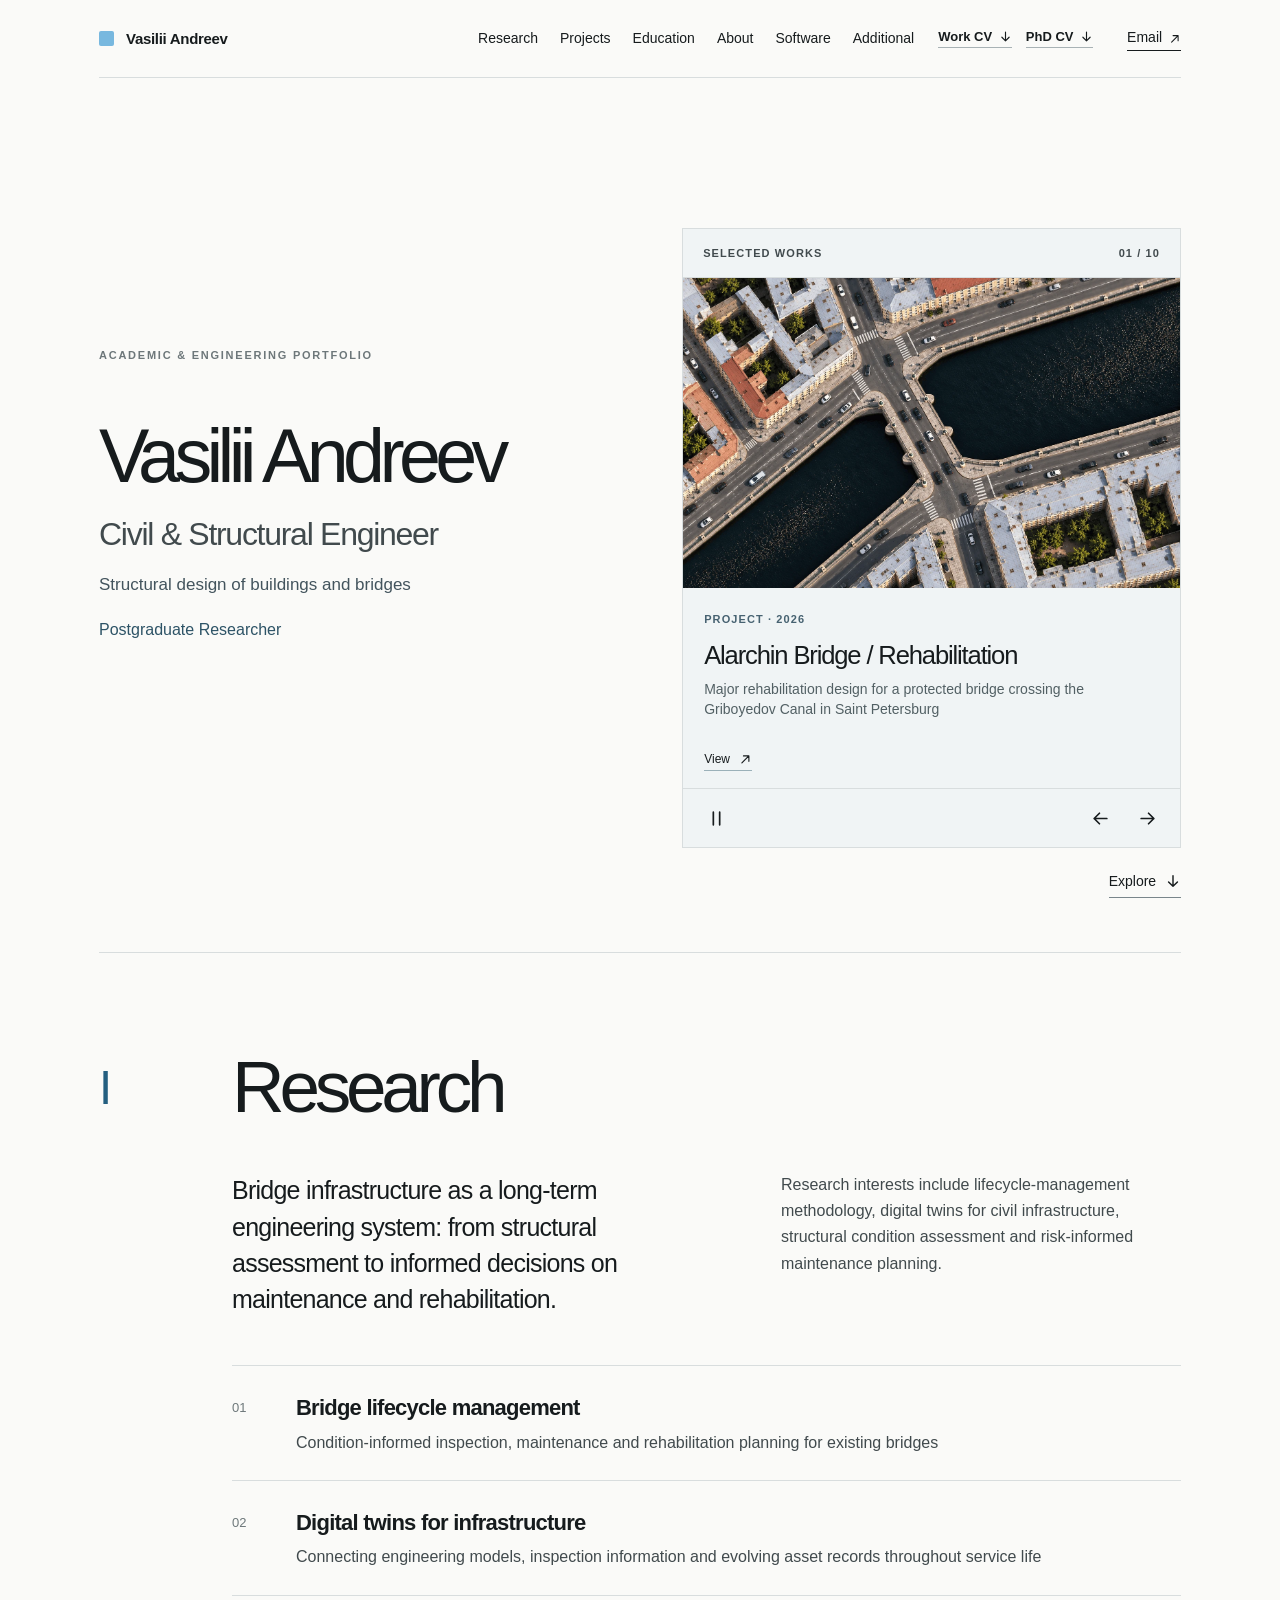
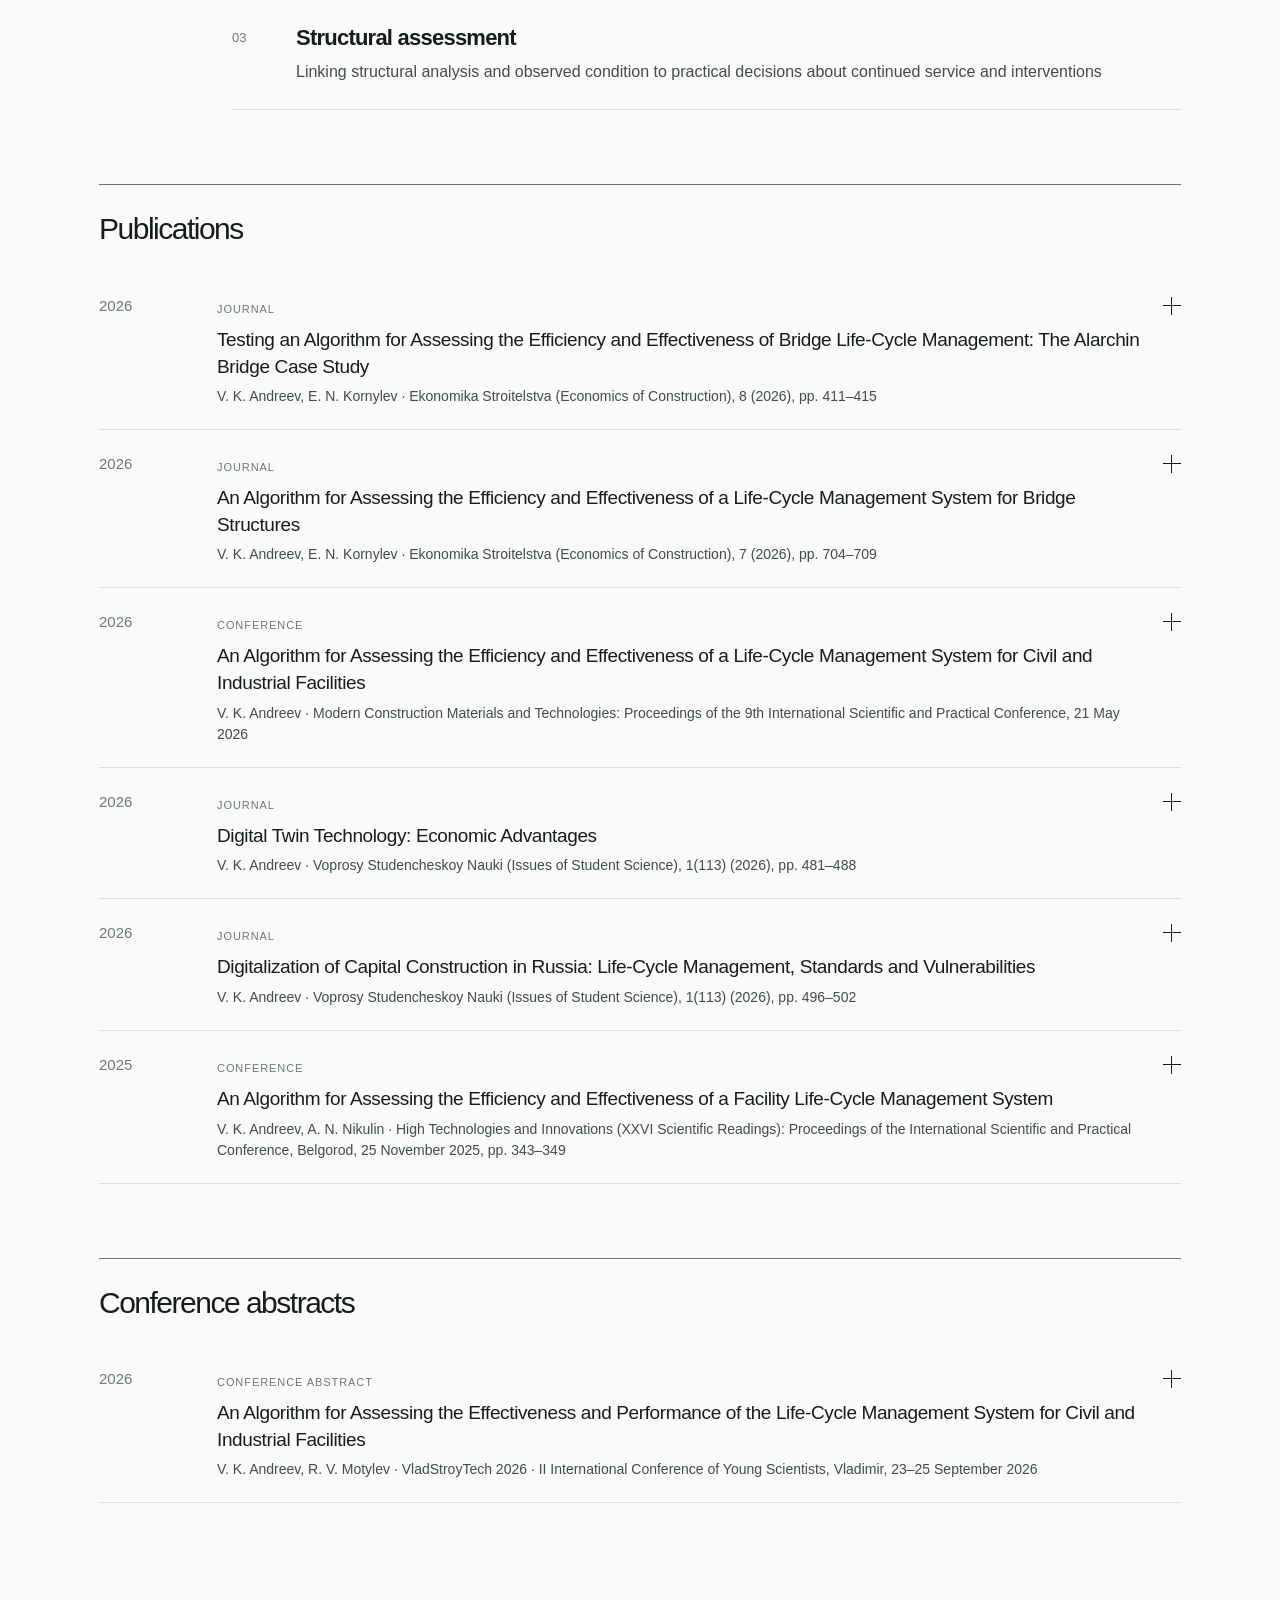
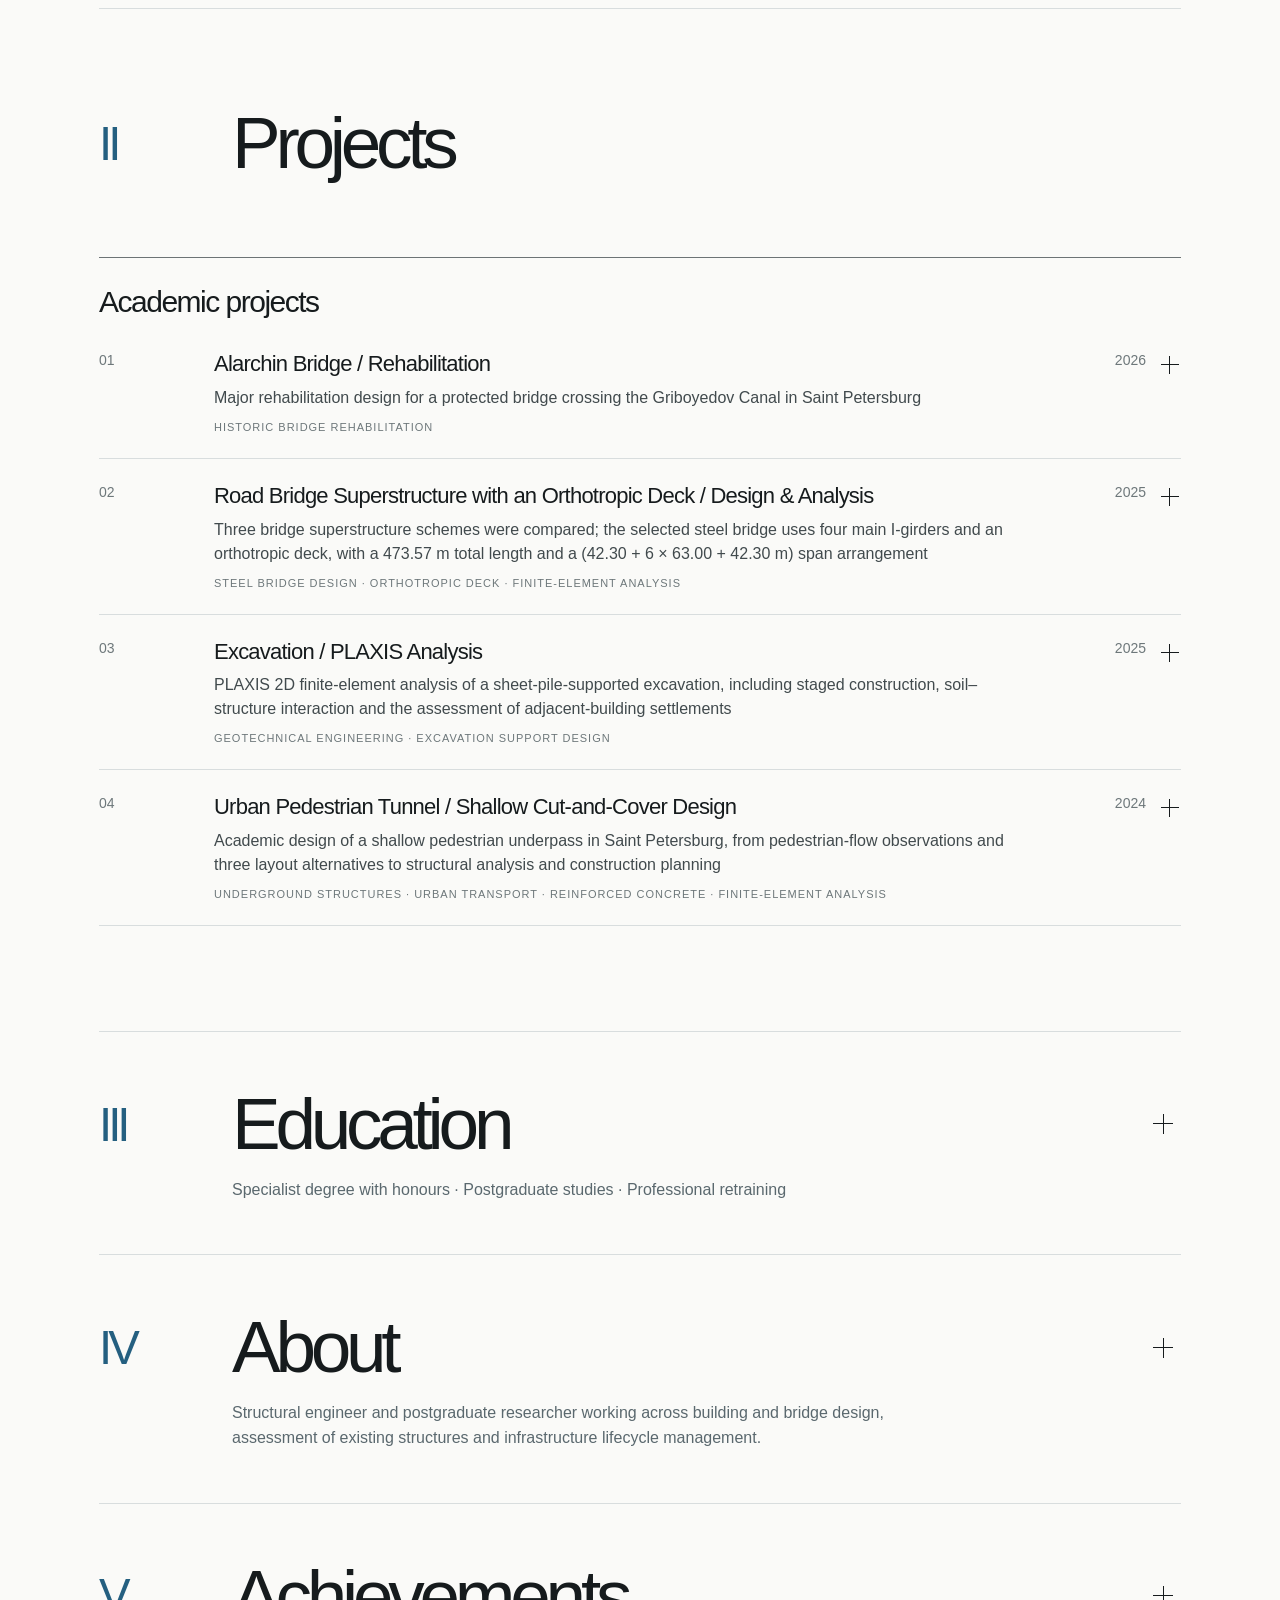
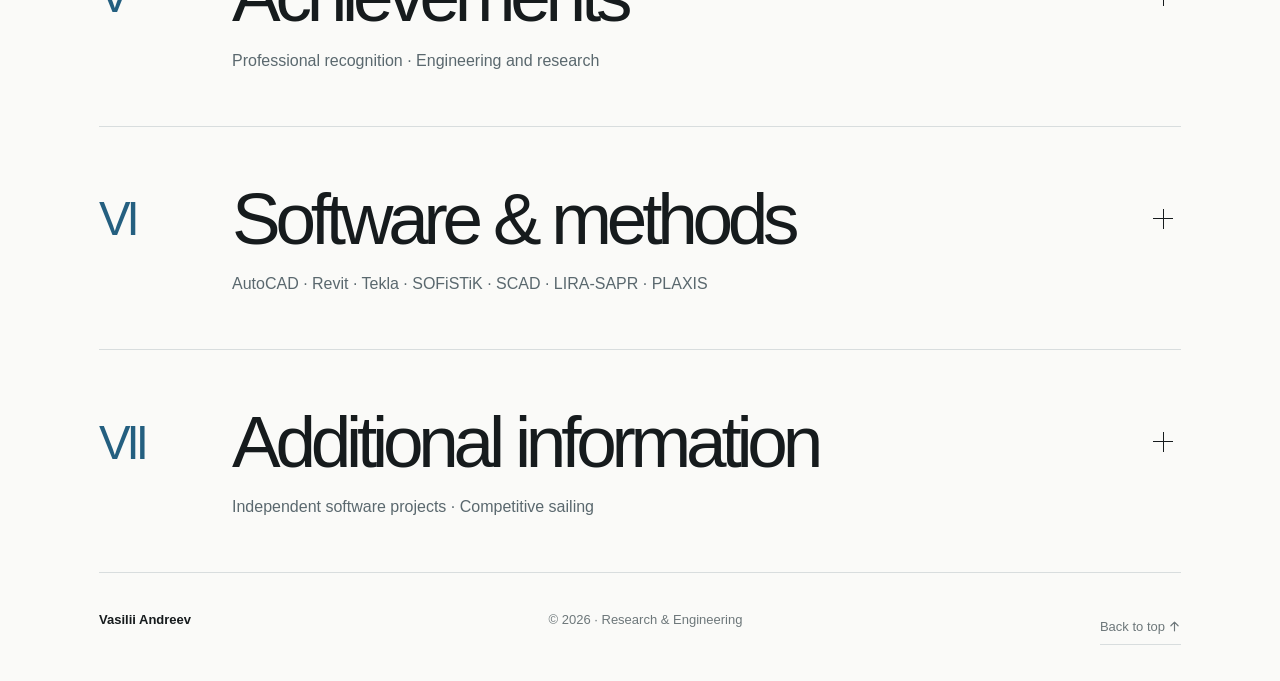
<file: index.html>
<!doctype html>
<html lang="en">
<head>
<meta charset="utf-8">
<meta name="viewport" content="width=device-width,initial-scale=1">
<meta name="theme-color" content="#fafaf8">
<meta name="description" content="Vasilii Andreev — Civil and Structural Engineer and postgraduate researcher. Bridge engineering, infrastructure lifecycle management, research publications and selected technical projects.">
<title>Vasilii Andreev — Research &amp; Engineering</title>
<link rel="icon" href="assets/favicon-blue-v4.svg?v=5" type="image/svg+xml" sizes="any">
<link rel="stylesheet" href="assets/portfolio-v5.css?v=20261128-tunnel-case2">
<script src="assets/portfolio-v5.js?v=20261128-tunnel-case2" defer></script>
</head>
<body>
<a href="#app" class="skip-link">Skip to content</a>
<div class="page">
<header class="site-header" id="top">
<a class="brand" href="./" aria-label="Vasilii Andreev, home"><span class="brand-square" aria-hidden="true"></span><span class="brand-text"><span class="brand-name">Vasilii Andreev</span><span class="header-kicker" aria-label="Academic and Engineering Portfolio"><span class="header-kicker-full">ACADEMIC &amp; ENGINEERING PORTFOLIO</span><span class="header-kicker-mobile"><span>ACADEMIC &amp; ENGINEERING</span><span>PORTFOLIO</span></span></span></span></a>
<button type="button" class="nav-toggle" id="nav-toggle" aria-expanded="false" aria-label="Open navigation" aria-controls="site-nav"><span class="nav-toggle-label">Menu</span><span class="menu-glyph" aria-hidden="true"><span></span><span></span></span></button>
<nav class="nav" id="site-nav" aria-label="Main navigation">
<a href="#research">Research</a>
<a href="#projects">Projects</a>
<a href="#education">Education</a>
<a href="#about">About</a>
<a href="#software">Software</a>
<a href="#additional">Additional</a>
<div class="nav-cv-mobile"><a data-cv="work" href="media/docs/Vasilii_Andreev_Work_CV.pdf" download>Work CV <span aria-hidden="true"><svg class="ui-icon ui-icon-down" xmlns="http://www.w3.org/2000/svg" width="18" height="18" viewBox="0 0 18 18" fill="none" stroke="currentColor" stroke-width="1.6" stroke-linecap="round" stroke-linejoin="round" aria-hidden="true" focusable="false"><path d="M9 3v12m-5-5 5 5 5-5"/></svg></span></a><a data-cv="phd" href="media/docs/Vasilii_Andreev_PhD_CV.pdf" download>PhD CV <span aria-hidden="true"><svg class="ui-icon ui-icon-down" xmlns="http://www.w3.org/2000/svg" width="18" height="18" viewBox="0 0 18 18" fill="none" stroke="currentColor" stroke-width="1.6" stroke-linecap="round" stroke-linejoin="round" aria-hidden="true" focusable="false"><path d="M9 3v12m-5-5 5 5 5-5"/></svg></span></a></div><a class="nav-email-mobile" href="#contact">Email <span aria-hidden="true"><svg class="ui-icon ui-icon-external" xmlns="http://www.w3.org/2000/svg" width="18" height="18" viewBox="0 0 18 18" fill="none" stroke="currentColor" stroke-width="1.6" stroke-linecap="round" stroke-linejoin="round" aria-hidden="true" focusable="false"><path d="M5 14 14 5M7 5h7v7"/></svg></span></a>
</nav>
<div class="cv-actions" aria-label="Download curriculum vitae"><a data-cv="work" href="media/docs/Vasilii_Andreev_Work_CV.pdf" download="Vasilii_Andreev_Work_CV.pdf">Work CV <svg class="ui-icon ui-icon-down" xmlns="http://www.w3.org/2000/svg" width="18" height="18" viewBox="0 0 18 18" fill="none" stroke="currentColor" stroke-width="1.6" stroke-linecap="round" stroke-linejoin="round" aria-hidden="true" focusable="false"><path d="M9 3v12m-5-5 5 5 5-5"/></svg></a><a data-cv="phd" href="media/docs/Vasilii_Andreev_PhD_CV.pdf" download="Vasilii_Andreev_PhD_CV.pdf">PhD CV <svg class="ui-icon ui-icon-down" xmlns="http://www.w3.org/2000/svg" width="18" height="18" viewBox="0 0 18 18" fill="none" stroke="currentColor" stroke-width="1.6" stroke-linecap="round" stroke-linejoin="round" aria-hidden="true" focusable="false"><path d="M9 3v12m-5-5 5 5 5-5"/></svg></a></div>
<a class="nav-contact" id="header-contact" href="#contact">Email <svg class="ui-icon ui-icon-external" xmlns="http://www.w3.org/2000/svg" width="18" height="18" viewBox="0 0 18 18" fill="none" stroke="currentColor" stroke-width="1.6" stroke-linecap="round" stroke-linejoin="round" aria-hidden="true" focusable="false"><path d="M5 14 14 5M7 5h7v7"/></svg></a>
</header>
<main id="app"><p class="site-section">Loading portfolio…</p></main>
<footer class="site-footer"><strong>Vasilii Andreev</strong><span>© <span id="copyright-year">2026</span> · Research &amp; Engineering</span><a href="#top" data-back-to-top>Back to top <svg class="ui-icon ui-icon-up" xmlns="http://www.w3.org/2000/svg" width="18" height="18" viewBox="0 0 18 18" fill="none" stroke="currentColor" stroke-width="1.6" stroke-linecap="round" stroke-linejoin="round" aria-hidden="true" focusable="false"><path d="M9 15V3m-5 5 5-5 5 5"/></svg></a></footer>
</div>
</body>
</html>
</file>
<file: assets/portfolio-v5.css>
/* Portfolio v5: information-led Japanese minimalism */
:root{--paper:#fafaf8;--ink:#161b1d;--secondary:#414a4d;--muted:#6d777a;--line:#d8ddde;--accent:#277fae;--blue:#83c3e9;--soft:#f0f4f5;--main:1150px;--head:78px}
*{box-sizing:border-box}html{scroll-behavior:smooth;scroll-padding-top:100px}body{margin:0;background:var(--paper);color:var(--ink);font:17px/1.65 Inter,"Helvetica Neue",Arial,sans-serif;-webkit-font-smoothing:antialiased}
a{color:inherit;text-decoration:none}button{font:inherit;cursor:pointer}p,h1,h2,h3,h4{margin:0}
a:focus-visible,button:focus-visible,summary:focus-visible,.showcase-viewport:focus-visible{outline:3px solid var(--accent);outline-offset:3px}
img{max-width:100%;display:block}.page{max-width:var(--main);padding:0 34px;margin:0 auto;min-width:0}
.skip-link{position:absolute;left:10px;top:-100px;background:#fff;padding:10px;z-index:300}.skip-link:focus{top:10px}
.site-header{position:sticky;top:0;z-index:100;height:var(--head);display:flex;align-items:center;gap:20px;border-bottom:1px solid var(--line);background:rgba(250,250,248,.96);-webkit-backdrop-filter:blur(12px);backdrop-filter:blur(12px)}
.brand{display:flex;gap:12px;align-items:center;margin-right:auto;white-space:nowrap;font-size:15px;font-weight:650;letter-spacing:-.02em}
.brand-square{display:block;height:15px;width:15px;background:var(--blue);border-radius:2px}
.nav{display:flex;gap:22px;align-items:center;transition:opacity .25s}
.nav a,.nav-contact{font-size:14px;font-weight:500;white-space:nowrap}
.nav a:hover,.nav a[aria-current],.nav-contact:hover{color:var(--accent)}
.nav-contact{margin-left:14px;border-bottom:1px solid currentColor}
.nav-toggle{display:none}.text-link{font-size:14px;border-bottom:1px solid #79868b;padding-bottom:4px}
.site-footer{display:flex;justify-content:space-between;gap:16px;flex-wrap:wrap;padding:36px 0;color:var(--muted);font-size:13px}.site-footer strong{color:var(--ink);font-weight:600}.site-footer a{border-bottom:1px solid var(--line)}
.intro-section{padding:116px 0 54px;border-bottom:1px solid var(--line)}
.intro-grid{display:grid;grid-template-columns:minmax(0,1.02fr) minmax(0,.98fr);gap:clamp(36px,5vw,80px);align-items:center}
.intro-main{min-width:0;padding:30px 0 50px}
.intro-label{font-size:11px;letter-spacing:.16em;color:var(--muted);font-weight:650}
.intro-main h1{font-weight:460;letter-spacing:-.075em;line-height:1.06;font-size:clamp(58px,5.9vw,90px);margin:52px 0 18px}
.profession{font-size:clamp(22px,2.5vw,32px);letter-spacing:-.04em;line-height:1.28;color:var(--secondary)}
.research-status{font-size:15px;margin-top:27px;font-weight:520;display:flex;align-items:center;gap:12px;color:#395d73}
.status-line{width:18px;height:3px;background:var(--blue);display:inline-block}
.intro-foot{display:flex;justify-content:flex-end;gap:28px;align-items:center;margin-top:56px}.intro-spacer{flex:1}
.showcase{border:1px solid var(--line);background:#f0f4f5;min-height:504px;display:flex;flex-direction:column;min-width:0}
.showcase-top{display:flex;justify-content:space-between;gap:15px;padding:15px 20px;border-bottom:1px solid var(--line);font-size:11px;letter-spacing:.1em;color:var(--secondary);font-weight:650}
.showcase-counter{font-variant-numeric:tabular-nums}
.showcase-viewport{position:relative;flex:1;min-height:382px;touch-action:pan-y}
.showcase-slide{position:absolute;inset:0;display:flex;flex-direction:column;opacity:0;visibility:hidden;pointer-events:none;transition:opacity .3s}
.showcase-slide.is-current{opacity:1;visibility:visible;pointer-events:auto}
.showcase-image-region{position:relative;min-height:125px;flex:1;overflow:hidden;background:#eaf1f4}
.showcase-image{width:100%;height:100%;object-fit:cover}
.showcase-canvas{position:absolute;inset:0;display:flex;align-items:center;justify-content:center}
.canvas-project{background:#e7f0f3}
.canvas-publication{background:#f2f3ef}
.canvas-motif{width:50%;height:1px;background:#8da5ad;transform:rotate(-14deg);position:relative}
.canvas-motif:before{content:"";position:absolute;width:13px;height:13px;background:var(--blue);left:10%;bottom:-6px}
.canvas-publication .canvas-motif{height:1px;width:32%;background:#a3b0a9;transform:none}
.canvas-publication .canvas-motif:before{width:1px;height:65px;bottom:-32px;left:50%;background:#a3b0a9}
.showcase-slide-copy{padding:22px 21px 17px;min-height:200px;display:flex;flex-direction:column;align-items:flex-start}
.showcase-category{font-size:11px;font-weight:600;letter-spacing:.1em;color:#476271}
.showcase-slide-copy h3{font-size:clamp(19px,2vw,26px);font-weight:530;line-height:1.28;letter-spacing:-.045em;margin:11px 0 7px}
.showcase-slide-copy p{font-size:14px;line-height:1.45;color:#526064;max-height:3em;overflow:hidden}
.showcase-link{font-size:12px;margin-top:auto;border-bottom:1px solid #9bb1b9;padding-top:12px}
.showcase-link:hover{color:var(--accent)}
.showcase-controls{border-top:1px solid var(--line);display:flex;justify-content:space-between;gap:12px;padding:8px 12px}
.showcase-play,.showcase-prev,.showcase-next{min-height:42px;min-width:42px;border:1px solid transparent;background:transparent;font-size:19px;color:var(--ink)}
.showcase-buttons{display:flex;gap:5px}
.showcase-play:hover,.showcase-buttons button:hover{background:#dfebf0}
.site-section{padding:94px 0 105px;border-bottom:1px solid var(--line);scroll-margin-top:calc(var(--head) + 26px)}
.section-head{display:grid;grid-template-columns:115px 1fr;align-items:baseline;gap:18px;margin-bottom:45px}
.section-number{font-size:32px;font-weight:460;line-height:1;font-family:Georgia,"Times New Roman",serif;color:#657d88}
.section-head h2{font-size:clamp(42px,5.7vw,73px);font-weight:470;line-height:1.1;letter-spacing:-.072em}
.intro-two{display:grid;grid-template-columns:1.1fr .9fr;gap:60px;margin-left:133px;margin-bottom:48px}
.section-lead{font-size:clamp(19px,2.15vw,25px);line-height:1.45;letter-spacing:-.03em}
.section-note{font-size:16px;color:var(--secondary);line-height:1.63}
.topic-list{margin-left:133px;border-top:1px solid var(--line)}
.topic{display:grid;grid-template-columns:48px 1fr;gap:16px;padding:24px 0;border-bottom:1px solid var(--line)}
.topic-index{color:var(--muted);font-size:13px;padding-top:7px}
.topic h3{font-size:22px;font-weight:550;letter-spacing:-.035em;transition:color .17s}
.topic:hover h3,.topic:focus-within h3{color:var(--accent)}
.topic p{font-size:16px;color:var(--secondary);margin-top:3px}
.subsection-head{display:flex;justify-content:space-between;align-items:baseline;border-top:1px solid #6c7375;padding-top:19px;margin-top:74px}
.subsection-head h3{font-size:30px;font-weight:470;letter-spacing:-.05em}
.paper-list{padding:0;list-style:none;margin:18px 0 0}
.paper{border-bottom:1px solid var(--line)}
.paper-inner{display:grid;grid-template-columns:104px minmax(0,1fr) 30px;gap:14px;padding:22px 0;align-items:start}
.paper-inner a{color:inherit}
.paper-year{font-size:15px;color:var(--muted)}
.paper-meta{font-size:11px;color:var(--muted);letter-spacing:.085em;text-transform:uppercase}
.paper h4{font-size:19px;line-height:1.4;font-weight:540;letter-spacing:-.02em;margin-top:5px;transition:color .18s}
.paper:hover h4,.paper:focus-within h4{color:var(--accent)}
.paper p{font-size:14px;color:var(--secondary);margin-top:6px}
.paper-index{font-size:12px;color:#96a0a4;text-align:right}
.project-group{margin-top:85px}
.project-entry,.education-entry,.software-entry{border-bottom:1px solid var(--line);min-width:0}
.project-entry summary,.education-entry summary,.software-entry summary{list-style:none;cursor:pointer;display:grid;gap:15px;align-items:start;padding:22px 0}
.project-entry summary::-webkit-details-marker,.education-entry summary::-webkit-details-marker,.software-entry summary::-webkit-details-marker{display:none}
.project-entry summary{grid-template-columns:100px minmax(0,1fr) 98px 20px}
.project-index,.project-year,.software-index{font-size:14px;color:var(--muted)}
.project-year{text-align:right}
.project-info,.edu-primary,.software-summary{min-width:0}
.project-title,.education-title,.software-name{display:block;font-size:22px;font-weight:530;line-height:1.35;letter-spacing:-.035em;transition:color .18s}
.project-entry summary:hover .project-title,.project-entry summary:focus-visible .project-title,
.education-entry summary:hover .education-title,.education-entry summary:focus-visible .education-title,
.software-entry summary:hover .software-name{color:var(--accent)}
.project-description,.education-description,.software-desc{display:block;color:var(--secondary);font-size:16px;margin-top:7px;line-height:1.5}
.project-discipline{display:block;font-size:11px;text-transform:uppercase;letter-spacing:.09em;color:var(--muted);margin-top:8px}
.plus{position:relative;display:block;width:18px;height:18px;margin-top:7px}
.plus:before,.plus:after{content:"";position:absolute;background:var(--ink)}
.plus:before{top:8px;left:0;width:18px;height:1px}
.plus:after{top:0;left:8px;width:1px;height:18px;transition:transform .2s}
details[open]>.project-entry,details[open]>.education-entry{color:var(--ink)}
details[open]>summary .plus:after{transform:rotate(90deg)}
.project-expanded{padding:6px 25px 36px 114px}
.project-expanded dl{display:grid;grid-template-columns:1fr 1fr;gap:24px 35px;margin:0}
.project-fact dt{font-size:11px;letter-spacing:.07em;text-transform:uppercase;color:var(--muted);margin-bottom:5px}
.project-fact dd{margin:0;color:var(--secondary);font-size:16px;line-height:1.55}
.evidence-gallery{display:grid;grid-template-columns:repeat(2,minmax(0,1fr));gap:16px;margin-top:25px}
.evidence-image img{aspect-ratio:1.45;object-fit:cover;width:100%;background:#edf1f2}
.evidence-image small{font-size:12px;color:var(--muted);display:block;margin-top:6px}
.evidence-document{display:block;grid-column:1/-1;padding:12px 0;border-bottom:1px solid var(--line);font-size:15px}
.education-list{margin-left:133px;border-top:1px solid var(--line)}
.education-entry summary{grid-template-columns:120px minmax(0,1fr) 20px;column-gap:18px;padding:28px 0}
.education-date{font-size:14px;color:var(--muted);white-space:nowrap}
.education-title{font-size:clamp(19px,2vw,23px);max-width:610px}
.education-institution{font-size:15px;color:#313b3f;display:block;margin-top:8px}
.education-description{font-size:15px;max-width:650px}
.education-expanded{display:grid;grid-template-columns:minmax(0,1.15fr) minmax(175px,.85fr);gap:38px;padding:0 20px 36px 138px}
.education-learning h4{font-size:12px;font-weight:600;letter-spacing:.06em;text-transform:uppercase;color:var(--muted);margin:12px 0}
.education-learning ul{list-style:none;margin:0 0 20px;padding:0}
.education-learning li{font-size:15px;padding:6px 0 6px 16px;position:relative;line-height:1.55}
.education-learning li:before{content:"—";position:absolute;left:0;color:var(--accent)}
.education-diploma{display:flex;align-items:stretch}
.education-diploma-placeholder,.education-diploma-link{width:100%;display:flex;flex-direction:column;align-items:center;justify-content:center;gap:10px;background:#f2f4f4;border:1px solid var(--line);padding:21px 16px;text-align:center;color:var(--muted);font-size:13px}
.diploma-paper{display:flex;align-items:center;justify-content:center;width:100px;height:130px;background:var(--paper);border:1px solid #b6c5c9;color:var(--accent);font-size:16px}
.software-note{max-width:790px;margin:0 0 50px 133px}
.software-list{border-top:1px solid var(--line);margin-left:133px}
.software-entry summary{grid-template-columns:40px minmax(0,1fr) 155px 20px}
.software-desc{font-size:15px}
.software-category{font-size:11px;text-align:right;letter-spacing:.05em;color:var(--muted)}
.software-expanded{padding:0 20px 30px 55px}
.software-expanded p{font-size:16px;max-width:700px;color:var(--secondary)}
.about-grid{display:grid;grid-template-columns:1.1fr .9fr;gap:80px;margin-left:133px}
.about-points{border-top:1px solid var(--line)}
.about-points p{padding:20px 0;font-size:19px;line-height:1.48;letter-spacing:-.025em;border-bottom:1px solid var(--line)}
.eyebrow{font-size:11px;text-transform:uppercase;letter-spacing:.09em;color:var(--muted)}
.socials{display:flex;flex-wrap:wrap;gap:12px 20px;margin:19px 0 40px}
.social-link{font-size:15px;color:var(--secondary);border-bottom:1px solid var(--line)}
.social-link:hover{color:var(--accent)}
.contact-block{display:flex;flex-direction:column;gap:8px}
.contact-block>span{font-size:11px;color:var(--muted)}
.email-link{align-self:start;font-size:20px;border-bottom:1px solid currentColor;overflow-wrap:anywhere}
.additional-grid{margin-left:133px;display:grid;grid-template-columns:1fr 1fr;gap:40px}
.additional-card{border-top:1px solid var(--line);padding-top:22px}
.additional-card h3{font-size:22px;font-weight:530}
.additional-card p{font-size:16px;color:var(--secondary);margin-top:11px;max-width:440px}
.additional-link{font-size:13px;display:inline-block;margin-top:15px;border-bottom:1px solid var(--line)}
.side-index{display:none}

@media(min-width:1550px){
 .reading-mode .side-index{display:flex;flex-direction:column;position:fixed;right:24px;top:33%;width:142px;z-index:90;border-left:1px solid var(--line);padding:7px 0 7px 16px;background:rgba(250,250,248,.92)}
 .side-index a{display:flex;align-items:baseline;gap:13px;font-size:12px;color:#727c80;padding:7px 2px}
 .side-index a span:first-child{font-family:Georgia,serif;font-size:17px;width:19px}
 .side-index a.is-active{font-weight:730;color:var(--ink)}
 .side-index a:hover{color:var(--accent)}
 .reading-mode .site-header .nav,.reading-mode .site-header .nav-contact{opacity:0;pointer-events:none}
}
@media(max-width:1100px){
 :root{--head:74px}.page{padding:0 28px}.intro-grid{gap:40px}
 .intro-main h1{font-size:clamp(54px,6vw,70px)}
 .nav{gap:16px}.nav a,.nav-contact{font-size:13px}
 .intro-two{gap:28px}
}
@media(max-width:900px){
 :root{--head:70px}.nav-toggle{display:block;border:0;background:transparent;margin-left:auto;font-size:14px;padding:10px 0}
 .site-header .nav{display:none;position:absolute;top:100%;left:-28px;right:-28px;background:var(--paper);border-bottom:1px solid var(--line);padding:21px 28px;z-index:100;flex-direction:column;align-items:flex-start;gap:18px;box-shadow:0 10px 19px #161b1d08}
 .site-header .nav.open{display:flex}.nav-contact{display:none}
 .intro-section{padding:75px 0 52px}.intro-grid{grid-template-columns:1fr;gap:30px}
 .intro-main{padding:8px 0 18px}.intro-main h1{font-size:clamp(64px,9vw,89px);margin:35px 0 16px}
 .showcase{width:100%;max-width:740px;min-height:470px}.showcase-viewport{min-height:340px}
 .section-head{grid-template-columns:78px 1fr}.intro-two,.topic-list,.education-list,.software-list,.about-grid,.additional-grid{margin-left:96px}
 .software-note{margin-left:96px}.education-expanded{padding-left:80px;gap:20px}
 .about-grid{gap:35px}.section-number{font-size:30px}
}
@media(max-width:650px){
 :root{--head:64px}.page{padding:0 19px}body{font-size:16px}
 .brand{font-size:14px}.brand-square{width:14px;height:14px}
 .site-header .nav{left:-19px;right:-19px;padding:20px}
 .intro-section{padding:54px 0 39px}.intro-label{font-size:10px}
 .intro-main h1{font-size:clamp(48px,11vw,72px);letter-spacing:-.077em}
 .profession{font-size:24px}.research-status{font-size:14px;margin-top:21px}
 .showcase{min-height:440px}.showcase-viewport{min-height:335px}
 .showcase-top{padding:12px 14px}
 .showcase-slide-copy{padding:17px 16px 14px;min-height:195px}
 .showcase-slide-copy h3{font-size:21px}.showcase-slide-copy p{font-size:13px}
 .showcase-image-region{min-height:125px}.showcase-controls{padding:5px 8px}
 .intro-foot{margin-top:28px}
 .site-section{padding:60px 0 77px}
 .section-head{grid-template-columns:38px 1fr;gap:7px;margin-bottom:35px}
 .section-number{font-size:26px}.section-head h2{font-size:clamp(39px,9vw,53px)}
 .intro-two{display:block;margin-left:0}.section-lead{font-size:21px}
 .section-note{font-size:15px;margin-top:17px}
 .topic-list,.education-list,.software-list,.about-grid,.additional-grid{margin-left:0}
 .topic h3{font-size:21px}.topic p{font-size:15px}
 .subsection-head{margin-top:61px}.subsection-head h3{font-size:27px}
 .paper-inner{grid-template-columns:46px 1fr 17px;gap:9px}.paper h4{font-size:16px}.paper p{font-size:13px}.paper-meta{font-size:10px}
 .project-entry summary{grid-template-columns:37px minmax(0,1fr) 18px;gap:9px}
 .project-year{display:none}.project-title{font-size:19px}.project-description{font-size:14px}
 .project-discipline{font-size:10px}.project-expanded{padding:0 0 27px 46px}
 .project-expanded dl{grid-template-columns:1fr;gap:16px}.project-fact dd{font-size:15px}
 .education-entry summary{grid-template-columns:1fr 18px;gap:10px}
 .education-date{grid-column:1/-1}.education-title{font-size:19px}
 .education-institution,.education-description{font-size:14px}
 .education-expanded{grid-template-columns:1fr;gap:20px;padding:0 0 28px}
 .education-diploma-placeholder,.education-diploma-link{min-height:160px}
 .diploma-paper{width:70px;height:92px}
 .software-note{margin-left:0;font-size:19px}.software-entry summary{grid-template-columns:33px 1fr 18px;gap:8px}
 .software-category{display:none}.software-name{font-size:19px}.software-desc{font-size:14px}
 .software-expanded{padding-left:41px}.software-expanded p{font-size:14px}
 .about-grid,.additional-grid{grid-template-columns:1fr;gap:30px}
 .about-points p{font-size:17px}.additional-card p{font-size:15px}
 .site-footer{font-size:12px}
}
@media(max-width:360px){.intro-main h1{font-size:44px}.intro-label{font-size:9px}.showcase-slide-copy h3{font-size:19px}}
@media(prefers-reduced-motion:reduce){html{scroll-behavior:auto}*,*:before,*:after{transition:none!important;animation:none!important}}

.education-diploma-preview{width:100%;display:flex;flex-direction:column;gap:9px;align-items:center;min-width:0}
.education-diploma-preview iframe{width:100%;height:265px;border:1px solid var(--line);background:#fff}
.education-diploma-preview a{font-size:13px;color:var(--accent);border-bottom:1px solid var(--line)}
@media(max-width:650px){.education-diploma-preview iframe{height:300px}}


/* v5.1 — editorial refinement based on marked review */
:root{--accent:#216c94;--blue:#78b8df}
.section-head{align-items:center}
.section-number{
  font-family:Inter,"Helvetica Neue",Arial,sans-serif;
  font-size:clamp(39px,3.7vw,52px);
  font-weight:500;
  letter-spacing:-.085em;
  line-height:1.12;
  color:#245f80;
  padding-right:10px;
}
.intro-scope{font-size:17px;line-height:1.45;color:#43545d;margin-top:18px;max-width:360px}
.research-status{display:block;margin-top:20px;color:#2d5366;font-size:16px;line-height:1.5}
.status-line{display:none}
.education-learning li{padding-left:17px}
.education-learning li:before{
  content:"";
  position:absolute;
  left:0;
  top:17px;
  width:5px;
  height:5px;
  border-radius:50%;
  background:#397b9c
}
/* Quiet but legible desktop in-page navigation */
@media(min-width:1550px){
 .reading-mode .side-index{
   right:24px;top:30%;width:165px;
   padding:9px 0 9px 17px;
   border-left:1px solid #c7d0d3;
 }
 .side-index a{
   gap:10px;
   padding:9px 0;
   font-family:Inter,"Helvetica Neue",Arial,sans-serif;
   font-size:15px;
   line-height:1.35;
   color:#56656a;
   font-weight:470;
   letter-spacing:-.01em;
 }
 .side-index a span:first-child{
   font-family:inherit;
   font-size:16px;
   font-weight:530;
   width:26px;
   flex-shrink:0;
   color:#3b6174;
   letter-spacing:-.035em
 }
 .side-index a.is-active{font-weight:690;color:#152e3a}
 .side-index a.is-active span:first-child{font-weight:700;color:#215c7d}
 .side-index a:hover,.side-index a:focus-visible{color:#216c94}
}
/* About: two clear editorial profiles rather than a bare list */
.about-groups{border-top:1px solid var(--line)}
.about-group{padding:28px 0 30px;border-bottom:1px solid var(--line)}
.about-group-label{font-size:11px;color:#477187;letter-spacing:.115em;font-weight:650}
.about-group h3{font-size:clamp(21px,2vw,27px);font-weight:540;letter-spacing:-.045em;line-height:1.28;margin:12px 0 14px}
.about-group>p{font-size:17px;line-height:1.58;color:#3f4c52;max-width:610px}
.about-competencies{list-style:none;padding:0;margin:19px 0 0}
.about-competencies li{position:relative;padding:8px 0 8px 19px;font-size:15.5px;line-height:1.52;color:#405056}
.about-competencies li:before{content:"";position:absolute;left:0;top:18px;width:5px;height:5px;border-radius:50%;background:#4487a9}
/* External evidence is presented as readable headlines rather than URLs */
.additional-card p{line-height:1.58}
.additional-evidence{list-style:none;margin:26px 0 0;padding:0;border-top:1px solid var(--line)}
.additional-evidence li{border-bottom:1px solid var(--line)}
.additional-evidence li a{display:flex;flex-direction:column;gap:4px;padding:13px 0;min-height:58px}
.additional-evidence li a:hover .evidence-title,
.additional-evidence li a:focus-visible .evidence-title{color:var(--accent)}
.evidence-title{font-size:15px;font-weight:540;line-height:1.4;color:#29383e;transition:color .17s}
.evidence-source{font-size:11px;letter-spacing:.045em;color:#6c7c84}
.evidence-source span{color:#337da2}
@media(max-width:1100px){
 .section-number{font-size:42px}
}
@media(max-width:900px){
 .section-number{font-size:37px}
}
@media(max-width:650px){
 .section-number{font-size:clamp(30px,8.5vw,40px)}
 .intro-scope{font-size:16px;margin-top:14px}
 .research-status{font-size:15px;margin-top:16px}
 .about-group{padding:23px 0 27px}
 .about-group h3{font-size:22px}
 .about-group>p{font-size:16px}
 .about-competencies li{font-size:14.5px}
 .evidence-title{font-size:14.5px}
 .additional-evidence{margin-top:20px}
}


/* v5.3 — results and race reportage kept together */
.additional-grid{grid-template-columns:minmax(0,1fr);gap:60px}
.additional-card{max-width:100%;padding-top:26px}
.additional-card>p{max-width:820px}
.additional-card:not(.additional-sailing) .additional-evidence{display:grid;grid-template-columns:repeat(2,minmax(0,1fr));gap:0 38px}
.regatta-list{list-style:none;padding:0;margin:27px 0 0;border-top:1px solid var(--line)}
.regatta-entry{display:grid;grid-template-columns:70px minmax(0,1fr) 70px;gap:22px;border-bottom:1px solid var(--line);padding:23px 0 24px;min-width:0}
.regatta-year{font-size:14px;line-height:1.55;color:#627077;font-variant-numeric:tabular-nums}
.regatta-content{min-width:0}
.regatta-content h4{font-size:19px;font-weight:550;letter-spacing:-.03em;line-height:1.35}
.regatta-result{font-size:16px;color:#1e678d;font-weight:550;margin-top:6px;line-height:1.45}
.regatta-detail{font-size:14px!important;margin-top:4px!important;color:var(--secondary)!important}
.regatta-class{text-align:right;font-size:12px;color:var(--muted);letter-spacing:.05em}
.regatta-sources{display:flex;flex-wrap:wrap;column-gap:20px;row-gap:11px;margin-top:15px}
.regatta-source{display:inline-flex;align-items:baseline;gap:6px;text-decoration:none;min-width:0;max-width:100%;font-size:13px;line-height:1.4}
.source-kind{color:#748087;text-transform:uppercase;letter-spacing:.06em;font-size:10px;font-weight:650;flex-shrink:0}
.source-title{color:#3c4d56;border-bottom:1px solid #aebabe;transition:color .15s,border-color .15s}
.regatta-source:hover .source-title,.regatta-source:focus-visible .source-title{color:var(--accent);border-color:var(--accent)}
.regatta-source>span:last-child{color:var(--accent)}
@media(max-width:850px){
 .additional-grid{gap:49px}
 .regatta-entry{grid-template-columns:55px minmax(0,1fr) 58px;gap:13px}
}
@media(max-width:650px){
 .additional-card:not(.additional-sailing) .additional-evidence{grid-template-columns:1fr}
 .regatta-entry{grid-template-columns:42px minmax(0,1fr);gap:9px;padding:20px 0}
 .regatta-year{font-size:12px}
 .regatta-class{grid-column:2;grid-row:2;text-align:left;margin-top:-7px}
 .regatta-content h4{font-size:17px}
 .regatta-result{font-size:15px}
 .regatta-detail{font-size:13px!important}
 .regatta-source{font-size:12px}
 .regatta-sources{gap:10px 17px}
}


/* v5.4: progressive disclosure, visible previews and editorial page density */
.site-section.collapsible-section{padding:49px 0 52px;scroll-margin-top:calc(var(--head) + 20px)}
.collapsible-section .section-head{margin-bottom:10px}
.collapsible-section .section-toggle-head{grid-template-columns:115px minmax(0,1fr) 28px;align-items:center}
.section-toggle{font:inherit;font-size:inherit;letter-spacing:inherit;font-weight:inherit;line-height:inherit;cursor:pointer;display:block;width:100%;text-align:left;background:transparent;border:0;color:inherit;padding:0}
.section-toggle:hover,.section-toggle:focus-visible{color:var(--accent)}
.section-mark{position:relative;display:block;height:22px;width:22px}
.section-mark:before,.section-mark:after{content:"";position:absolute;background:var(--ink)}
.section-mark:before{left:1px;top:10px;width:20px;height:1px}
.section-mark:after{left:11px;top:1px;height:20px;width:1px;transition:transform .15s}
.collapsible-section.is-expanded .section-mark:after{transform:rotate(90deg)}
.section-preview{padding-left:133px;font-size:16px;line-height:1.56;color:#5a686e;max-width:850px}
.section-expanded{padding-top:34px}
.section-expanded[hidden]{display:none!important}
.collapsible-section.is-expanded{padding-bottom:84px}
.collapsible-section .section-head h2{min-width:0}
/* About: flow under resource column instead of trapping the entire narrative at half width */
.editorial-about{margin-left:133px;display:grid;grid-template-columns:minmax(0,1fr) minmax(230px,.7fr);gap:30px 54px;align-items:start}
.editorial-about .about-main{grid-column:1;grid-row:1;min-width:0}
.editorial-about .about-links{grid-column:2;grid-row:1;min-width:0}
.editorial-about .about-research{grid-column:1/-1;grid-row:2;max-width:890px;padding-top:30px}
.editorial-about .about-group>p{max-width:760px}
.editorial-about .about-research>p{max-width:820px}
.editorial-about .about-research .about-competencies{max-width:850px;columns:2;column-gap:46px}
.editorial-about .about-research .about-competencies li{break-inside:avoid}
.editorial-about .about-professional{border-top:1px solid var(--line)}
/* compact additional blocks, sources remain available on demand */
.additional-grid{margin-left:133px;display:grid;grid-template-columns:1fr 1fr;gap:43px;align-items:start}
.additional-card{min-width:0}
.additional-card h3{font-size:22px}
.additional-card>p{font-size:16px;max-width:530px;margin-top:13px}
.additional-highlights{list-style:none;margin:22px 0 24px;padding:0}
.additional-highlights li{font-size:15px;color:#46545a;line-height:1.5;padding:5px 0 5px 17px;position:relative}
.additional-highlights li:before{content:"";position:absolute;left:0;top:14px;width:5px;height:5px;background:var(--accent);border-radius:50%}
.evidence-disclosure{border-top:1px solid var(--line);border-bottom:1px solid var(--line);margin-top:25px}
.evidence-disclosure summary{list-style:none;display:flex;align-items:center;gap:16px;cursor:pointer;padding:15px 0;min-height:50px;font-size:14px;font-weight:600}
.evidence-disclosure summary::-webkit-details-marker{display:none}
.evidence-disclosure summary:hover{color:var(--accent)}
.archive-count{margin-left:auto;color:var(--muted);font-size:12px;font-weight:400}
.evidence-disclosure .plus{width:15px;height:15px;margin:0}
.evidence-disclosure .plus:before{top:7px;width:15px}
.evidence-disclosure .plus:after{left:7px;height:15px}
.evidence-panel{padding:0 0 12px}
.evidence-panel .additional-evidence{display:block!important;grid-template-columns:1fr!important;margin:0;border-top:0}
.evidence-panel .regatta-list{margin-top:0}
.evidence-panel .regatta-entry{grid-template-columns:50px minmax(0,1fr);gap:12px;padding:18px 0}
.evidence-panel .regatta-class{display:none}
.evidence-panel .regatta-content h4{font-size:15.5px}
.evidence-panel .regatta-result{font-size:14px}
.evidence-panel .regatta-source{font-size:12px}
.evidence-panel .regatta-sources{margin-top:11px}
@media(max-width:900px){
 .collapsible-section .section-toggle-head{grid-template-columns:78px minmax(0,1fr) 24px}
 .section-preview{padding-left:96px}
 .editorial-about,.additional-grid{margin-left:96px}
 .editorial-about{gap:25px}
}
@media(max-width:650px){
 .site-section.collapsible-section{padding:33px 0 40px}
 .collapsible-section .section-toggle-head{grid-template-columns:38px minmax(0,1fr) 22px;gap:7px}
 .collapsible-section .section-head h2{font-size:clamp(37px,8.6vw,52px)}
 .section-preview{padding-left:45px;font-size:14px;line-height:1.5}
 .section-expanded{padding-top:29px}
 .collapsible-section.is-expanded{padding-bottom:63px}
 .editorial-about{margin-left:0;display:flex;flex-direction:column;gap:14px}
 .editorial-about .about-main,.editorial-about .about-links,.editorial-about .about-research{width:100%;max-width:100%}
 .editorial-about .about-links{padding-top:18px;padding-bottom:23px;border-bottom:1px solid var(--line)}
 .editorial-about .about-research{padding-top:18px}
 .editorial-about .about-research .about-competencies{columns:1}
 .additional-grid{margin-left:0;grid-template-columns:1fr;gap:35px}
 .evidence-panel .regatta-entry{grid-template-columns:42px minmax(0,1fr)}
}
/* Utility downloads stay visible while the menu collapses */
.cv-actions{display:flex;align-items:center;gap:14px;margin-left:4px}
.cv-actions a{font-size:13px;line-height:1.2;white-space:nowrap;border-bottom:1px solid #a8b2b5;padding-bottom:3px;font-weight:590}
.cv-actions a:hover{color:var(--accent);border-color:var(--accent)}
@media(max-width:1170px){
 .nav{gap:14px}
 .nav a{font-size:13px}
 .cv-actions{gap:10px}
 .cv-actions a{font-size:12px}
 .nav-contact{margin-left:0}
}
@media(max-width:1020px){
 .site-header .nav-toggle{display:block;border:0;background:transparent;margin-left:auto;font-size:14px;padding:9px 0}
 .site-header .nav{display:none;position:absolute;top:100%;left:-28px;right:-28px;background:var(--paper);border-bottom:1px solid var(--line);padding:21px 28px;z-index:100;flex-direction:column;align-items:flex-start;gap:18px;box-shadow:0 10px 19px #161b1d08}
 .site-header .nav.open{display:flex}
 .site-header .nav-contact{display:none}
 .site-header{gap:13px}
}
@media(max-width:600px){
 .cv-actions{display:none}
 .site-header .nav{left:-19px;right:-19px}
 .nav-cv-mobile{display:flex!important;gap:18px;border-top:1px solid var(--line);padding-top:15px;width:100%;flex-wrap:wrap}
 .nav-cv-mobile a{font-size:14px!important;border-bottom:1px solid #a5b3b8;padding-bottom:4px}
}
@media(min-width:601px){.nav-cv-mobile{display:none!important}}


/* v5.4.1 — keep source archives readable when expanded */
.additional-grid{grid-template-columns:minmax(0,1fr);gap:38px}
.additional-card{max-width:880px;padding:21px 0 3px}
.additional-card>p{max-width:690px}
.additional-highlights{max-width:740px;display:grid;grid-template-columns:repeat(2,minmax(0,1fr));gap:2px 22px}
.additional-highlights li{break-inside:avoid}
.evidence-disclosure{max-width:880px}
.evidence-panel .regatta-entry{grid-template-columns:68px minmax(0,1fr)}
@media(max-width:650px){
 .additional-highlights{grid-template-columns:1fr}
 .evidence-panel .regatta-entry{grid-template-columns:42px minmax(0,1fr)}
}
[data-cv][hidden]{display:none!important}


/* v5.5 — mobile-first refinement without changing desktop editorial design */
:root{--tap-size:44px}
.nav-email-mobile{display:none!important}
@media(max-width:1020px){
 :root{--head:68px}
 .site-header{height:var(--head);min-height:var(--head);gap:12px}
 .site-header .nav-toggle{display:inline-flex;align-items:center;justify-content:center;gap:12px;
   padding:7px 4px 7px 12px;min-height:var(--tap-size);min-width:90px;
   color:var(--ink);font-weight:600;font-size:14px;white-space:nowrap;cursor:pointer}
 .site-header .nav-toggle:focus-visible{outline-offset:-3px}
 .menu-glyph{width:21px;height:17px;position:relative;display:inline-flex;flex-direction:column;
   justify-content:space-evenly;align-items:stretch;flex:0 0 auto}
 .menu-glyph span{display:block;height:1.5px;background:currentColor;transform-origin:center;transition:transform .16s,opacity .16s}
 .site-header.menu-active .menu-glyph span:first-child{transform:translateY(4.25px) rotate(45deg)}
 .site-header.menu-active .menu-glyph span:last-child{transform:translateY(-4.25px) rotate(-45deg)}
 .site-header .nav{position:absolute;top:calc(100% + 1px);left:-28px;right:-28px;
   display:none;flex-direction:column;align-items:stretch;gap:0;
   max-height:calc(100vh - var(--head) - 8px);max-height:calc(100dvh - var(--head) - 8px);
   overflow-y:auto;overscroll-behavior:contain;background:var(--paper);
   padding:14px 28px 24px;box-shadow:0 24px 40px #13212b14;
   border-bottom:1px solid var(--line);z-index:101}
 .site-header .nav.open{display:flex}
 .site-header .nav>a{display:flex;align-items:center;padding:11px 4px;
   min-height:var(--tap-size);width:100%;border-bottom:1px solid #e2e6e5;
   font-size:17px;letter-spacing:-.02em;white-space:normal}
 .site-header .nav>a:hover,.site-header .nav>a:focus-visible{color:var(--accent)}
 .site-header .nav-contact{display:none}
 .nav-email-mobile{display:flex!important;justify-content:space-between;align-items:center;
   min-height:var(--tap-size);font-size:15px!important;padding-top:10px}
 .nav-email-mobile span{color:var(--accent)}
 .site-header .nav-cv-mobile{padding:12px 4px;border-top:none;width:100%;align-items:stretch}
 .site-header .nav-cv-mobile a{min-height:var(--tap-size);display:flex;align-items:center;justify-content:space-between}
 .site-header .nav-cv-mobile a span{color:var(--accent)}
 body.menu-open{overflow:hidden}
 body.menu-open:before{content:"";position:fixed;inset:var(--head) 0 0;background:#15232a3a;z-index:85}
 .brand{min-width:0}
 .brand>span:last-child{overflow:hidden;text-overflow:ellipsis}
 .site-footer{padding-bottom:max(24px,env(safe-area-inset-bottom))}
}
@media(min-width:781px) and (max-width:1020px){
 .site-header .nav-cv-mobile{display:none!important}
 .cv-actions{margin-left:0}
 .intro-grid{grid-template-columns:minmax(0,1fr);gap:28px}
 .intro-main{padding-bottom:8px}
 .showcase{max-width:780px}
}
@media(max-width:780px){
 :root{--head:64px}
 .cv-actions{display:none!important}
 .site-header{gap:8px}
 .site-header .nav-cv-mobile{display:flex!important;flex-direction:column;gap:0}
 .site-header .nav-cv-mobile a{font-size:15px!important;font-weight:580;white-space:normal;
   border-bottom:1px solid #e2e6e5}
 .site-header .nav-cv-mobile a:last-child{border-bottom:0}
 .site-header .nav{padding-top:8px;padding-bottom:max(20px,env(safe-area-inset-bottom))}
 .intro-section{padding:55px 0 42px}
 .intro-grid{grid-template-columns:minmax(0,1fr);gap:28px}
 .intro-main{padding:0 0 3px}
 .intro-main h1{font-size:clamp(51px,9vw,70px);margin:35px 0 14px;
   line-height:1.035;letter-spacing:-.073em;overflow-wrap:normal}
 .profession{font-size:clamp(23px,4vw,29px);line-height:1.3}
 .intro-scope{font-size:16px;line-height:1.5;max-width:600px}
 .research-status{font-size:15px}
 .intro-foot{margin-top:24px}
 .showcase{width:100%;max-width:none;min-height:490px}
 .showcase-viewport{min-height:397px}
 .showcase-slide-copy{min-height:210px;padding:20px 20px 16px}
 .showcase-slide-copy h3{font-size:clamp(20px,3.5vw,25px);line-height:1.27;overflow-wrap:anywhere}
 .showcase-slide-copy p{font-size:14px;line-height:1.48;max-height:3em}
 .showcase-play,.showcase-prev,.showcase-next{min-width:var(--tap-size);min-height:var(--tap-size);touch-action:manipulation}
 .section-head{grid-template-columns:55px minmax(0,1fr);gap:12px}
 .section-head h2{min-width:0;font-size:clamp(40px,6.6vw,59px)}
 .section-number{font-size:clamp(32px,5.4vw,43px)}
 .intro-two,.topic-list{margin-left:0}
 .intro-two{grid-template-columns:minmax(0,1fr);gap:14px}
 .section-lead{font-size:21px;line-height:1.5}
 .section-note{font-size:15.5px;margin-top:0;line-height:1.6}
 .topic{grid-template-columns:30px minmax(0,1fr);gap:11px;padding:21px 0}
 .topic h3{font-size:20px}
 .topic p{font-size:15px}
 .topic-index{font-size:12px}
 .paper-inner{grid-template-columns:45px minmax(0,1fr);gap:11px;padding:20px 0}
 .paper-index{display:none}
 .paper h4{font-size:17px;line-height:1.38;overflow-wrap:anywhere}
 .paper-year{font-size:14px}
 .paper-meta{font-size:11px}
 .paper p{font-size:13.5px;line-height:1.5}
 .project-entry summary{grid-template-columns:34px minmax(0,1fr) 19px;
   grid-template-rows:auto auto;gap:4px 11px;padding:20px 0}
 .project-entry .project-index{grid-column:1;grid-row:1;font-size:13px;padding-top:4px}
 .project-entry .project-info{grid-column:2;grid-row:1;min-width:0}
 .project-entry .project-title{font-size:19px;line-height:1.35;overflow-wrap:anywhere}
 .project-entry .project-description{font-size:14.5px;line-height:1.5}
 .project-entry .project-discipline{font-size:10.5px}
 .project-entry summary>.plus{grid-column:3;grid-row:1}
 .project-entry .project-year{display:block;grid-column:2;grid-row:2;text-align:left;
    margin-top:2px;font-size:12px;color:var(--muted)}
 .project-expanded{padding:4px 2px 27px 45px}
 .project-expanded dl{grid-template-columns:minmax(0,1fr);gap:17px}
 .project-fact dd{font-size:15px;overflow-wrap:anywhere}
 .education-list,.software-list{margin-left:0}
 .education-entry summary{padding:21px 0}
 .education-entry .education-date{white-space:normal}
 .education-expanded{padding:0 0 25px}
 .education-diploma-preview iframe{max-width:100%;height:260px}
 .socials{gap:10px 17px}
 .social-link{display:inline-flex;align-items:center;min-height:34px}
 .email-link{font-size:18px;overflow-wrap:anywhere}
 .additional-grid{margin-left:0}
 .additional-highlights{grid-template-columns:minmax(0,1fr)}
 .regatta-source{display:flex;align-items:baseline;flex-wrap:wrap}
 .regatta-source .source-title{overflow-wrap:anywhere}
 .evidence-panel .regatta-entry{grid-template-columns:40px minmax(0,1fr);gap:9px}
 .evidence-gallery{grid-template-columns:minmax(0,1fr)}
 .site-footer{gap:10px 20px;justify-content:space-between}
}
@media(max-width:650px){
 .page{padding:0 20px}
 .site-header .nav{left:-20px;right:-20px;padding-left:20px;padding-right:20px}
 .site-section{padding:61px 0 72px}
 .site-section.collapsible-section{padding:33px 0 39px}
 .collapsible-section.is-expanded{padding-bottom:61px}
 .collapsible-section .section-toggle-head{grid-template-columns:38px minmax(0,1fr) 22px;gap:8px}
 .collapsible-section .section-head h2{font-size:clamp(32px,8vw,45px)}
 .section-preview{padding-left:46px;font-size:14px;line-height:1.53;overflow-wrap:anywhere}
 .section-expanded{padding-top:24px}
 .subsection-head h3{font-size:27px}
 .subsection-head{margin-top:53px}
 .about-grid.editorial-about{margin-left:0;gap:12px}
 .editorial-about .about-research .about-competencies{columns:1}
 .about-group>p{font-size:16px;line-height:1.62}
 .about-competencies li{font-size:14.5px}
 .additional-card h3{font-size:21px}
 .additional-card>p{font-size:15.5px;line-height:1.58}
 .additional-highlights li{font-size:14.5px;line-height:1.5}
}
@media(max-width:390px){
 .page{padding:0 17px}
 .site-header .nav{left:-17px;right:-17px;padding-left:17px;padding-right:17px}
 .brand{font-size:14px;gap:9px}
 .nav-toggle{gap:9px!important;min-width:80px!important}
 .intro-main h1{font-size:clamp(44px,11.6vw,50px);letter-spacing:-.075em;margin-top:29px}
 .intro-label{font-size:10px;letter-spacing:.09em}
 .intro-section{padding-top:42px}
 .showcase{min-height:505px}
 .showcase-viewport{min-height:410px}
 .showcase-slide-copy{min-height:237px;padding:17px 15px 14px}
 .showcase-slide-copy h3{font-size:20px}
 .showcase-slide-copy p{font-size:13.5px}
 .collapsible-section .section-head h2{font-size:clamp(29px,8vw,35px);line-height:1.12}
 .section-head:not(.section-toggle-head){grid-template-columns:35px minmax(0,1fr);gap:7px}
 .section-head:not(.section-toggle-head) h2{font-size:clamp(35px,9vw,47px)}
 .section-number{font-size:32px}
 .paper-inner{grid-template-columns:40px minmax(0,1fr);gap:9px}
 .project-entry summary{grid-template-columns:29px minmax(0,1fr) 18px;gap:4px 8px}
 .project-expanded{padding-left:37px}
 .topic{grid-template-columns:26px minmax(0,1fr);gap:9px}
 .site-footer{display:flex;flex-direction:column;align-items:flex-start;gap:8px}
}
@media(max-width:350px){
 .page{padding:0 15px}
 .site-header .nav{left:-15px;right:-15px;padding-left:15px;padding-right:15px}
 .intro-main h1{font-size:43px;letter-spacing:-.078em}
 .collapsible-section .section-head h2{font-size:29px}
 .section-preview{padding-left:44px}
 .brand{font-size:13px}
}
@media(prefers-reduced-motion:reduce){
 .menu-glyph span{transition:none}
}


/* The entire section title row is a single accessible tap target. */
.section-toggle-head{position:relative}
.section-toggle{min-height:44px}
.section-toggle::after{content:"";position:absolute;inset:0;cursor:pointer}
.section-toggle:focus-visible{outline:none}
.section-toggle:focus-visible::after{outline:3px solid var(--accent);outline-offset:3px}
@media(max-width:780px){
 .section-toggle-head{min-height:52px}
 .section-toggle{min-height:52px}
 .section-preview,.project-info,.paper-main,.regatta-content{min-width:0;overflow-wrap:anywhere}
 .site-header .nav:focus-within{scrollbar-width:thin}
}


/* v5.6 — line icons (never rendered as platform emoji) */
.ui-icon{display:inline-block;width:16px;height:16px;flex:0 0 auto;vertical-align:-.2em;margin-left:5px;stroke:currentColor;fill:none}
.ui-icon-external{width:14px;height:14px;stroke-width:1.45}
.showcase-link .ui-icon,.text-link .ui-icon,.social-link .ui-icon{vertical-align:-.21em}
.showcase-play .ui-icon,.showcase-prev .ui-icon,.showcase-next .ui-icon{width:19px;height:19px;margin:0;vertical-align:middle}
.cv-actions .ui-icon,.nav-cv-mobile .ui-icon{width:13px;height:13px;margin-left:3px;vertical-align:-.14em}
.nav-contact .ui-icon,.nav-email-mobile .ui-icon{width:13px;height:13px;margin-left:2px}
.evidence-source .ui-icon,.regatta-source .ui-icon{height:12px;width:12px;margin-left:3px;vertical-align:-.14em}
.site-footer .ui-icon{height:13px;width:13px;margin-left:3px}
.showcase-buttons button,.showcase-play{display:inline-flex;align-items:center;justify-content:center}

/* Reading navigation — a full link index on wide screens,
   and a slim edge tab with a labelled flyout on mobile/tablet. */
.side-index{display:none}
.reading-mode .side-index{
 display:block;position:fixed;top:clamp(145px,38vh,350px);right:0;
 width:auto;min-width:0;z-index:95;padding:0;margin:0;border:0;
 background:transparent;box-shadow:none;
}
.side-index-toggle{
 appearance:none;display:flex;flex-direction:column;align-items:center;
 justify-content:center;gap:6px;min-width:43px;min-height:54px;
 padding:8px 7px;border:1px solid #c6d2d7;border-right:0;
 border-radius:7px 0 0 7px;color:#264b5e;
 background:rgba(250,250,248,.97);
 box-shadow:0 2px 14px rgba(29,56,71,.11);
 cursor:pointer;
 -webkit-tap-highlight-color:transparent;
}
.side-index-toggle:hover,.side-index-toggle:focus-visible{color:var(--accent);background:#eff5f7}
.side-index-current{font-size:14px;line-height:1;font-weight:680;letter-spacing:-.05em}
.side-index-bars{display:flex;flex-direction:column;gap:3px;align-items:center}
.side-index-bars span{width:13px;height:1px;display:block;background:currentColor}
.side-index-links{
 display:none;position:absolute;right:calc(100% + 8px);top:0;
 width:218px;max-width:calc(100vw - 65px);
 max-height:calc(100vh - 110px);max-height:calc(100dvh - 110px);
 overflow-y:auto;overscroll-behavior:contain;
 padding:10px 12px;flex-direction:column;align-items:stretch;
 background:var(--paper);border:1px solid #ccd5d8;
 border-radius:7px;box-shadow:0 13px 35px rgba(16,38,51,.15);
}
.side-index.is-expanded .side-index-links{display:flex}
.side-index-links a{
 display:flex;align-items:center;gap:15px;min-height:44px;
 padding:9px 7px;font-size:15px;line-height:1.25;
 font-weight:470;white-space:normal;letter-spacing:-.01em;
 color:#58666c;border-bottom:1px solid #e7eaea;text-decoration:none;
}
.side-index-links a:last-child{border-bottom:0}
.side-index-links a:hover,.side-index-links a:focus-visible{color:var(--accent)}
.side-index-links a.is-active{font-weight:700;color:#183749}
.side-index-roman{min-width:24px;font-size:16px;font-weight:530;color:#4b7285}
.side-index-links a.is-active .side-index-roman{color:#215c7d;font-weight:720}
body.menu-open .side-index{display:none!important}
@media(min-width:1550px){
 .reading-mode .side-index{
   top:32vh;right:24px;width:167px;
   background:rgba(250,250,248,.94);border-left:1px solid #d1dadc;
   padding:4px 0 4px 11px;box-shadow:none;
 }
 .side-index-toggle{display:none}
 .side-index-links{
   display:flex;position:static;width:auto;max-width:none;max-height:none;
   padding:0;overflow:visible;background:transparent;
   border:0;border-radius:0;box-shadow:none;
 }
 .side-index-links a{
   min-height:41px;padding:6px 4px;gap:10px;
   border:0;font-size:14px;
 }
 .side-index-roman{font-size:16px;min-width:24px}
 /* The persistent header remains available together with the reading index. */
 .reading-mode .site-header .nav,.reading-mode .site-header .nav-contact{
   opacity:1;pointer-events:auto;
 }
}
@media(max-width:780px){
 .reading-mode .side-index{
   top:auto;bottom:clamp(90px,22vh,190px);right:0;
 }
 .side-index-toggle{min-width:39px;min-height:50px;padding:7px 5px}
 .side-index-links{
   top:auto;bottom:0;right:calc(100% + 7px);
   width:205px;max-width:calc(100vw - 52px);
   max-height:calc(100dvh - 110px);
 }
 .side-index-links a{min-height:45px}
}
@media(prefers-reduced-motion:reduce){
 .side-index-links,.side-index-toggle{transition:none}
}


/* v5.7 — unified full-row accordion interactions */
.collapsible-section .section-head.section-toggle-head{
 display:block;
 width:100%;
 margin-bottom:10px;
}
.collapsible-section .section-heading{margin:0;width:100%;font-size:clamp(42px,5.7vw,73px);line-height:1.1;letter-spacing:-.072em}
.collapsible-section .section-toggle{
 display:grid;
 grid-template-columns:115px minmax(0,1fr) 32px;
 align-items:center;
 column-gap:18px;
 position:relative;
 border:0;
 width:100%;
 min-height:74px;
 padding:3px 4px 3px 0;
 background:transparent;
 color:var(--ink);
 font:inherit;
 font-size:inherit;
 line-height:inherit;
 letter-spacing:inherit;
 font-weight:inherit;
 text-align:left;
 cursor:pointer;
 -webkit-tap-highlight-color:transparent;
}
.collapsible-section .section-toggle::after{content:none!important;display:none!important}
.collapsible-section .section-toggle-title{
 display:block;
 min-width:0;
 font:inherit;
 line-height:inherit;
 letter-spacing:inherit;
 overflow-wrap:break-word;
 transition:color .2s ease;
}
.collapsible-section .section-toggle .section-number{display:block;align-self:center;transition:color .2s ease}
.collapsible-section .section-toggle .section-mark{
 display:block;
 position:relative;
 width:22px;height:22px;
 justify-self:end;
 align-self:center;
 margin:0 3px 0 0;
}
.collapsible-section .section-toggle:hover .section-toggle-title,
.collapsible-section .section-toggle:hover .section-number,
.collapsible-section .section-toggle:focus-visible .section-toggle-title,
.collapsible-section .section-toggle:focus-visible .section-number{color:var(--accent)}
.collapsible-section .section-toggle:hover .section-mark::before,
.collapsible-section .section-toggle:hover .section-mark::after,
.collapsible-section .section-toggle:focus-visible .section-mark::before,
.collapsible-section .section-toggle:focus-visible .section-mark::after{background:var(--accent)}
.collapsible-section .section-toggle:focus-visible{outline:2px solid var(--accent);outline-offset:6px}
.collapsible-section .section-toggle:focus-visible::after{content:none!important}
.collapsible-section .section-mark::before,
.collapsible-section .section-mark::after,
.plus::before,.plus::after{transition:transform .21s cubic-bezier(.23,.73,.37,1),background-color .18s}
.collapsible-section.is-expanded .section-mark::after{transform:rotate(60deg)}
details[open]>summary .plus::after,
details.evidence-disclosure[open]>summary .plus::after{transform:rotate(60deg)}
.project-entry summary:hover .plus::before,
.project-entry summary:hover .plus::after,
.education-entry summary:hover .plus::before,
.education-entry summary:hover .plus::after,
.software-entry summary:hover .plus::before,
.software-entry summary:hover .plus::after,
.evidence-disclosure summary:hover .plus::before,
.evidence-disclosure summary:hover .plus::after{background:var(--accent)}
.project-entry summary:hover .project-index,
.project-entry summary:hover .project-year,
.education-entry summary:hover .education-date,
.software-entry summary:hover .software-index{color:var(--accent)}

/* Brand label migrates to sticky header once the contextual index activates */
.header-kicker{display:none;white-space:nowrap;color:#4d6774;font-size:10px;line-height:1.2;font-weight:660;letter-spacing:.12em}
.header-kicker-compact{display:none}
.reading-mode .site-header .brand-name{display:none}
.reading-mode .site-header .header-kicker{display:block}
.reading-mode .site-header .header-kicker-full{display:inline}
.brand .header-kicker{overflow:hidden;text-overflow:ellipsis}
#contact{scroll-margin-top:calc(var(--head) + 28px)}
.site-header .nav-contact{opacity:1!important;pointer-events:auto!important}
.site-header .nav-contact:hover,.site-header .nav-contact:focus-visible{color:var(--accent);border-color:var(--accent)}
.contact-tools{display:flex;align-items:center;flex-wrap:wrap;gap:12px}
.copy-email{min-height:36px;background:transparent;border:1px solid #c5d1d6;padding:5px 12px;cursor:pointer;
 font-size:12px;color:#406477;letter-spacing:.015em}
.copy-email:hover,.copy-email:focus-visible{color:#196b97;border-color:#196b97;background:#eaf3f7}
.copy-feedback{display:block;font-size:12px;color:#396f89;margin-top:7px;min-height:18px}
.site-footer [data-back-to-top]{display:inline-flex;align-items:center;min-height:36px}
.site-footer [data-back-to-top]:hover,.site-footer [data-back-to-top]:focus-visible{color:var(--accent);border-color:var(--accent)}

/* Tablet: preserve the same interaction system with more economical dimensions */
@media(max-width:1100px){
 .collapsible-section .section-toggle{grid-template-columns:78px minmax(0,1fr) 26px;gap:12px;min-height:64px}
 .collapsible-section .section-heading{font-size:clamp(38px,5.5vw,58px)}
}
@media(max-width:780px){
 .header-kicker{font-size:10px;letter-spacing:.07em}
 .collapsible-section .section-toggle{grid-template-columns:55px minmax(0,1fr) 24px;gap:11px;min-height:60px}
 .collapsible-section .section-heading{font-size:clamp(38px,6.6vw,53px)}
 .collapsible-section .section-toggle .section-mark{width:20px;height:20px}
 .collapsible-section .section-mark::before{top:9px;width:18px}
 .collapsible-section .section-mark::after{left:9px;height:18px}
}
@media(max-width:650px){
 .collapsible-section .section-toggle{grid-template-columns:38px minmax(0,1fr) 22px;gap:8px;min-height:54px}
 .collapsible-section .section-heading{font-size:clamp(32px,8vw,45px)}
 .contact-tools{gap:8px}
 .copy-email{min-height:38px}
}
@media(max-width:500px){
 .header-kicker-full{display:none!important}
 .reading-mode .site-header .header-kicker-compact{display:inline}
 .header-kicker{font-size:9px;letter-spacing:.045em}
 .brand{gap:8px}
 .collapsible-section .section-toggle-title{overflow-wrap:anywhere}
}
@media(max-width:390px){
 .collapsible-section .section-heading{font-size:clamp(29px,8vw,35px)}
}
@media(max-width:350px){
 .header-kicker{font-size:8.5px;letter-spacing:.025em}
 .collapsible-section .section-heading{font-size:29px}
}
@media(prefers-reduced-motion:reduce){
 .section-mark::after,.plus::after,.section-toggle-title{transition:none!important}
}


/* v5.7.1 — retain personal name when the portfolio descriptor appears on scroll */
.site-header .brand{align-items:center}
.site-header .brand-square{flex:0 0 15px}
.site-header .brand-text{
 display:flex;flex-direction:column;align-items:flex-start;justify-content:center;
 gap:3px;min-width:0;max-width:265px;
}
.site-header .brand-name{display:block;line-height:1.18;white-space:nowrap}
.reading-mode .site-header .brand-name{display:block}
.site-header .brand-text .header-kicker{
 display:none;line-height:1.15;white-space:nowrap;
 overflow:hidden;text-overflow:ellipsis;max-width:100%;
}
.reading-mode .site-header .brand-text .header-kicker{display:block}
@media(max-width:780px){
 .site-header .brand-text{max-width:210px;gap:2px}
}
@media(max-width:390px){
 .site-header .brand-square{flex-basis:14px}
 .site-header .brand-text{max-width:185px}
 .reading-mode .site-header .header-kicker{font-size:8px;letter-spacing:.015em}
}
@media(max-width:350px){
 .site-header .brand-text{max-width:170px}
 .reading-mode .site-header .header-kicker{font-size:7.7px;letter-spacing:0}
}


/* v5.7.2 — mobile descriptor: show the entire name + portfolio title, no ellipsis */
.header-kicker-mobile{display:none}
@media(max-width:780px){
 .site-header .brand{flex:0 1 auto;min-width:0}
 .site-header .brand-text{flex:0 1 auto;min-width:0;max-width:none}
 .site-header .nav-toggle{flex:0 0 auto}
 .reading-mode .site-header .header-kicker-full,
 .reading-mode .site-header .header-kicker-compact{display:none!important}
 .reading-mode .site-header .brand-text .header-kicker{
  display:block;max-width:none;white-space:normal;
  overflow:visible;text-overflow:clip;
  font-size:9.5px;line-height:1.15;letter-spacing:.025em
 }
 .reading-mode .site-header .header-kicker-mobile{
  display:flex;flex-direction:column;gap:1px
 }
 .reading-mode .site-header .header-kicker-mobile span{
  display:block;white-space:nowrap;overflow:visible
 }
}
@media(max-width:390px){
 .site-header .brand-text{max-width:none}
 .reading-mode .site-header .brand-text .header-kicker{
  font-size:8.8px;letter-spacing:.014em
 }
}
@media(max-width:350px){
 .reading-mode .site-header .brand-text .header-kicker{
  font-size:8px;letter-spacing:0
 }
}


/* Alarchin Bridge — grouped media inside the existing project card */
.project-media-groups{margin-top:28px}
.project-media-section{margin-top:26px}
.project-media-section:first-child{margin-top:0}
.project-media-heading{display:flex;align-items:center;gap:12px;padding-top:14px;margin-bottom:14px;border-top:1px solid var(--line)}
.project-media-heading h4{margin:0;font-size:11px;line-height:1.3;font-weight:650;letter-spacing:.09em;text-transform:uppercase;color:var(--muted)}
.evidence-gallery{display:grid;grid-template-columns:repeat(2,minmax(0,1fr));gap:16px;margin-top:0}
.evidence-image{display:block;width:100%;min-width:0;padding:0;border:0;background:transparent;color:inherit;text-align:left;cursor:zoom-in}
.evidence-image img{display:block;width:100%;aspect-ratio:1.5;object-fit:cover;background:#edf1f2}
.evidence-image.is-technical img{aspect-ratio:1.65;object-fit:contain;background:#fff;border:1px solid var(--line);padding:8px}
.evidence-image small{display:block;margin-top:8px;font-size:12px;line-height:1.45;color:var(--muted)}
.evidence-image:hover small,.evidence-image:focus-visible small{color:var(--accent)}
.evidence-image:focus-visible{outline:2px solid var(--accent);outline-offset:5px}
.evidence-document{display:flex;align-items:center;justify-content:space-between;gap:20px;grid-column:1/-1;padding:13px 0;border-bottom:1px solid var(--line);font-size:14px;color:var(--ink)}
.evidence-document span:last-child{flex:0 0 auto;font-size:11px;color:var(--muted);white-space:nowrap}
.evidence-document:hover{color:var(--accent)}
.evidence-lightbox{position:fixed;inset:0;width:100vw;height:100dvh;max-width:none;max-height:none;margin:0;padding:0;border:0;background:rgba(8,12,14,.97);color:#fff;overflow:hidden}
.evidence-lightbox::backdrop{background:rgba(8,12,14,.97)}
.evidence-lightbox[open]{display:grid;grid-template-columns:64px minmax(0,1fr) 64px;grid-template-rows:64px minmax(0,1fr);align-items:center}
.evidence-lightbox-toolbar{grid-column:1/-1;grid-row:1;display:flex;justify-content:flex-end;align-items:center;padding:10px 18px}
.evidence-lightbox-close,.evidence-lightbox-arrow{border:1px solid rgba(255,255,255,.35);background:rgba(255,255,255,.08);color:#fff;cursor:pointer}
.evidence-lightbox-close{width:42px;height:42px;border-radius:50%;font-size:28px;line-height:1}
.evidence-lightbox-arrow{width:42px;height:58px;border-radius:3px;font-size:36px;line-height:1}
.evidence-lightbox-arrow:disabled{opacity:.35;cursor:default}
.evidence-lightbox-arrow.is-prev{grid-column:1;grid-row:2;justify-self:center}
.evidence-lightbox-arrow.is-next{grid-column:3;grid-row:2;justify-self:center}
.evidence-lightbox-figure{grid-column:2;grid-row:2;display:flex;flex-direction:column;align-items:center;justify-content:center;gap:12px;width:100%;height:100%;min-width:0;min-height:0;margin:0;padding:0 8px 22px}
.evidence-lightbox-figure img{display:block;max-width:100%;max-height:calc(100dvh - 116px);width:auto;height:auto;object-fit:contain}
.evidence-lightbox-figure figcaption{max-width:900px;padding:0 16px;color:rgba(255,255,255,.75);font-size:12px;line-height:1.45;text-align:center}
@media(max-width:780px){
 .project-media-groups{margin-top:24px}
 .project-media-section{margin-top:22px}
 .evidence-gallery{gap:12px}
 .evidence-lightbox[open]{grid-template-columns:42px minmax(0,1fr) 42px;grid-template-rows:56px minmax(0,1fr)}
 .evidence-lightbox-toolbar{padding:8px 10px}
 .evidence-lightbox-arrow{width:34px;height:48px;font-size:29px}
 .evidence-lightbox-figure{padding:0 2px 18px}
}
@media(max-width:520px){
 .evidence-gallery{grid-template-columns:1fr}
 .evidence-lightbox[open]{grid-template-columns:32px minmax(0,1fr) 32px}
 .evidence-lightbox-arrow{width:28px;height:42px;font-size:24px}
 .evidence-lightbox-figure img{max-height:calc(100dvh - 104px)}
 .evidence-document{align-items:flex-start;flex-direction:column;gap:4px}
}


/* Compact critical-result cards for the Alarchin Bridge calculation summary */
.project-results-summary{max-width:760px;margin:0 0 14px;font-size:14px;line-height:1.6;color:var(--secondary)}
.project-results-grid{display:grid;grid-template-columns:repeat(2,minmax(0,1fr));gap:12px}
.project-result-card{min-width:0;padding:14px 15px;border:1px solid var(--line);background:transparent}
.project-result-group{display:block;margin-bottom:7px;font-size:10px;line-height:1.4;letter-spacing:.07em;text-transform:uppercase;color:var(--muted)}
.project-result-card h5{margin:0;font-size:15px;line-height:1.35;font-weight:600;color:var(--ink)}
.project-result-metrics{display:grid;grid-template-columns:repeat(auto-fit,minmax(84px,1fr));gap:10px;margin-top:13px}
.project-result-metric small{display:block;margin-bottom:4px;font-size:10px;line-height:1.2;color:var(--muted)}
.project-result-metric strong{display:block;font-size:13px;line-height:1.3;font-weight:600;color:var(--ink);font-variant-numeric:tabular-nums}
.project-result-location{margin:12px 0 0;font-size:11px;line-height:1.5;color:var(--secondary)}
.project-results-note{margin:12px 0 0;padding:11px 14px;border-left:2px solid var(--accent);font-size:12px;line-height:1.55;color:var(--secondary)}
@media(max-width:520px){.project-results-grid{grid-template-columns:1fr}}

/* Alarchin card — minimal document grid and unified disclosures */
.project-entry .project-media-disclosure>summary,
.software-entry .project-media-disclosure>summary,
.project-media-disclosure>summary{display:grid;grid-template-columns:minmax(0,1fr) 18px;grid-template-rows:auto;align-items:center;gap:12px;min-height:44px;margin:0;padding:12px 0;list-style:none;cursor:pointer}
.project-media-disclosure>summary::-webkit-details-marker{display:none}
.project-media-disclosure>summary::marker{content:""}
.project-results-title{font-size:11px;line-height:1.3;font-weight:650;letter-spacing:.09em;text-transform:uppercase;color:var(--muted);transition:color .18s}
.project-entry .project-media-disclosure>summary>.plus,
.software-entry .project-media-disclosure>summary>.plus,
.project-media-disclosure>summary>.plus{grid-column:2;grid-row:1;justify-self:end;align-self:center;margin:0}
.project-media-disclosure>summary:hover .project-results-title,
.project-media-disclosure>summary:focus-visible .project-results-title{color:var(--accent)}
.project-media-disclosure>summary:hover .plus::before,.project-media-disclosure>summary:hover .plus::after,
.project-media-disclosure>summary:focus-visible .plus::before,.project-media-disclosure>summary:focus-visible .plus::after{background:var(--accent)}
.project-results-panel{padding-top:10px}
.project-calculation-software{margin:0 0 14px;font-size:13px;line-height:1.55;color:var(--secondary)}
.project-calculation-software strong{font-weight:600;color:var(--ink)}
.project-document-grid{display:grid;grid-template-columns:repeat(3,minmax(0,1fr));gap:12px}
.project-document-grid.project-drawing-grid{grid-template-columns:minmax(0,1fr);gap:20px}
.project-document-card{min-width:0;min-height:84px;display:flex;flex-direction:column;align-items:flex-start;justify-content:space-between;gap:10px;padding:14px 16px;border:1px solid var(--line);background:transparent;color:var(--ink);text-decoration:none;transition:border-color .18s,color .18s}
.project-document-title{font-size:14px;font-weight:550;line-height:1.4;overflow-wrap:anywhere}
.project-document-open{display:inline-flex;align-items:center;gap:4px;font-size:11px;color:var(--muted)}
.project-document-open .ui-icon{height:13px;width:13px}
.project-document-card:hover,.project-document-card:focus-visible{border-color:var(--accent);color:var(--accent)}
.project-document-card:hover .project-document-open,.project-document-card:focus-visible .project-document-open{color:var(--accent)}
@media(max-width:760px){.project-document-grid{grid-template-columns:repeat(2,minmax(0,1fr))}.project-document-card{padding:12px;gap:8px;min-height:78px}.project-document-title{font-size:13px}}
@media(max-width:420px){.project-document-grid,.project-document-grid.project-drawing-grid{grid-template-columns:1fr}.project-document-card{min-height:68px}}
@media(prefers-reduced-motion:reduce){.project-document-card,.project-results-title{transition:none}}

/* Full-width first-page previews for the two selected technical drawings */
.project-drawing-grid .project-drawing-preview-card{display:block;min-height:0;padding:0;overflow:hidden}
.project-drawing-preview-frame{position:relative;display:block;width:100%;aspect-ratio:1.45;background:#fff;border-bottom:1px solid var(--line);overflow:hidden}
.project-drawing-preview-frame canvas{display:block;width:100%;height:100%;object-fit:contain;background:#fff}
.project-drawing-preview-frame canvas[hidden],.project-drawing-preview-status[hidden]{display:none!important}
.project-drawing-preview-status{position:absolute;inset:0;display:grid;place-content:center;padding:18px;text-align:center;font-size:12px;color:var(--muted)}
.project-drawing-preview-frame.is-preview-unavailable{aspect-ratio:auto;min-height:90px}
.project-drawing-preview-caption{display:flex;align-items:center;justify-content:space-between;gap:16px;padding:13px 16px}
.project-drawing-preview-caption .project-document-title{min-width:0}
.project-drawing-preview-caption .project-document-open{flex:none;white-space:nowrap}
@media(max-width:760px){.project-document-grid.project-drawing-grid{gap:16px}.project-drawing-preview-caption{padding:11px 12px}}

/* Publication records — same minimal disclosure language as project cards */
.paper-entry>summary{list-style:none;cursor:pointer;grid-template-columns:104px minmax(0,1fr) 18px}
.paper-entry>summary::-webkit-details-marker{display:none}
.paper-entry>summary::marker{content:""}
.paper-entry>summary>.plus{margin:3px 0 0;justify-self:end}
.paper-entry>summary:hover .plus::before,.paper-entry>summary:hover .plus::after,
.paper-entry>summary:focus-visible .plus::before,.paper-entry>summary:focus-visible .plus::after{background:var(--accent)}
.paper-title{display:block;font-size:19px;line-height:1.4;font-weight:540;letter-spacing:-.02em;margin-top:5px;transition:color .18s;overflow-wrap:anywhere}
.paper-entry>summary:hover .paper-title,.paper-entry>summary:focus-visible .paper-title{color:var(--accent)}
.paper-citation{display:block;font-size:14px;color:var(--secondary);margin-top:6px;line-height:1.5}
.paper-expanded{margin:0 32px 0 118px;padding:0 0 24px;min-width:0}
.paper .paper-original-title{font-size:13px;margin:0 0 15px;color:var(--muted);line-height:1.55}
.paper-expanded h5{font-size:11px;font-weight:650;letter-spacing:.075em;text-transform:uppercase;color:var(--muted);margin:0 0 7px}
.paper .paper-abstract{font-size:14px;margin:0;line-height:1.65;max-width:780px}
.paper-actions{display:flex;flex-wrap:wrap;gap:8px 18px;margin-top:17px;align-items:center}
.paper-action{display:inline-flex;align-items:center;gap:5px;min-height:32px;font-size:12px;color:var(--secondary);text-decoration:none}
.paper-action .ui-icon{width:13px;height:13px}
.paper-action-primary{color:var(--accent);font-weight:600}
.paper-action:hover,.paper-action:focus-visible{color:var(--accent);text-decoration:underline}
@media(max-width:760px){.paper-entry>summary{grid-template-columns:45px minmax(0,1fr) 18px;gap:9px}.paper-title{font-size:16px}.paper-citation{font-size:13px}.paper-expanded{margin-left:54px;margin-right:0}.paper-actions{gap:5px 14px}.paper .paper-abstract{font-size:13px}}
@media(max-width:420px){.paper-entry>summary{grid-template-columns:40px minmax(0,1fr) 18px}.paper-expanded{margin-left:49px}.paper .paper-original-title{overflow-wrap:anywhere}}
@media(prefers-reduced-motion:reduce){.paper-title{transition:none}}

/* Recognition source links in project detail */
.project-recognition-source{margin:0 0 18px;font-size:13px;line-height:1.5}
.project-recognition-source a{color:var(--accent);text-decoration:none;border-bottom:1px solid var(--line)}
.project-recognition-source a:hover,.project-recognition-source a:focus-visible{border-color:var(--accent)}

/* Compact, manually browsable project galleries. Preserve the original image viewer. */
.evidence-carousel{min-width:0}
.evidence-gallery.evidence-carousel-track{--gallery-visible:3;display:flex;position:relative;gap:16px;overflow-x:auto;overscroll-behavior-x:contain;scroll-snap-type:x mandatory;scrollbar-width:thin;scrollbar-color:var(--line) transparent;padding-bottom:8px;align-items:flex-start}
.evidence-carousel-track>.evidence-image{flex:0 0 calc((100% - 32px)/3);width:auto;min-width:0;scroll-snap-align:start;scroll-snap-stop:always}
.evidence-carousel-track>.evidence-image img{object-fit:contain}
.evidence-carousel-track:focus-visible{outline:2px solid var(--accent);outline-offset:3px}
.evidence-carousel-track>.evidence-image:focus-visible{outline-offset:-2px}
.evidence-carousel-controls{display:flex;justify-content:space-between;align-items:center;gap:12px;margin-top:4px}
.evidence-carousel-count{font-size:11px;color:var(--muted);font-variant-numeric:tabular-nums}
.evidence-carousel-buttons{display:flex;gap:8px}
.evidence-carousel-buttons button{display:grid;place-items:center;width:44px;height:44px;border:1px solid var(--line);background:transparent;color:var(--ink);cursor:pointer}
.evidence-carousel-buttons button:not(:disabled):hover,.evidence-carousel-buttons button:focus-visible{border-color:var(--accent);color:var(--accent)}
.evidence-carousel-buttons button:disabled{opacity:.35;cursor:default}
.evidence-carousel-buttons .ui-icon{width:17px;height:17px}
@media(max-width:900px){.evidence-gallery.evidence-carousel-track{--gallery-visible:2;gap:12px}.evidence-carousel-track>.evidence-image{flex-basis:calc((100% - 12px)/2)}}
@media(max-width:560px){.evidence-gallery.evidence-carousel-track{--gallery-visible:1;gap:12px}.evidence-carousel-track>.evidence-image{flex-basis:100%}}

/* Project presentation refinements — wider desktop layout and true-white image canvases. */
@media(min-width:1550px){
 :root{--main:min(1500px,calc(100vw - 380px))}
}
.evidence-gallery.is-grid-two{
 grid-template-columns:repeat(2,minmax(0,1fr));
 gap:24px;
}
@media(max-width:780px){
 .evidence-gallery.is-grid-two{grid-template-columns:minmax(0,1fr);gap:22px}
}

/* Hero refinement: move the selected-work preview lower and give its image more room. */
@media(min-width:1101px){
 .showcase{
  min-height:620px;
  transform:translateY(34px);
 }
 .showcase-viewport{min-height:470px}
}

/* Uniform white image canvases: all project gallery images share the same frame. */
.evidence-image-frame{
 display:flex;
 align-items:center;
 justify-content:center;
 width:100%;
 aspect-ratio:2/1;
 overflow:hidden;
 background:#fff;
}
.evidence-image-frame img{
 display:block;
 width:100%;
 height:100%;
 aspect-ratio:auto;
 object-fit:contain;
 background:#fff;
 border:0;
 padding:0;
}
.evidence-image.is-technical .evidence-image-frame img{
 aspect-ratio:auto;
 object-fit:contain;
 background:#fff;
 border:0;
 padding:0;
}
.evidence-image:hover .evidence-image-frame img{transform:none}

/* Long-form engineering case study. Scoped to the optional case renderer. */
.case-study{--case-gap:clamp(12px,1.6vw,24px);margin-top:32px;min-width:0}
.case-metrics{display:grid;grid-template-columns:repeat(4,minmax(0,1fr));border-top:1px solid var(--line);border-bottom:1px solid var(--line)}
.case-metric{padding:20px 12px 20px 0;min-width:0}
.case-metric+.case-metric{padding-left:16px;border-left:1px solid var(--line)}
.case-metric strong{display:block;font-size:clamp(27px,3.5vw,44px);font-weight:530;letter-spacing:-.045em;line-height:1.05;font-variant-numeric:tabular-nums}
.case-unit,.case-metric small{display:block;font-size:12px;color:var(--muted);margin-top:6px;line-height:1.4}
.case-nav{display:flex;flex-wrap:wrap;gap:8px 18px;padding:18px 0 8px}
.case-nav a{font-size:12px;color:var(--secondary);padding:6px 0;border-bottom:1px solid var(--line);text-decoration:none}
.case-nav a:hover,.case-nav a:focus-visible{color:var(--accent);border-color:var(--accent)}
.case-panel{scroll-margin-top:95px;margin-top:24px}
.case-panel .project-results-title{font-size:13px;letter-spacing:.065em}
.case-note{font-size:14px;line-height:1.65;color:var(--secondary);max-width:900px;margin:0 0 18px}
.case-context .evidence-gallery.is-grid-two{grid-template-columns:repeat(3,minmax(0,1fr));gap:var(--case-gap)}
.case-context .evidence-image img{aspect-ratio:4/3;object-fit:contain;background:transparent}
.case-variants{display:grid;grid-template-columns:repeat(3,minmax(0,1fr));gap:var(--case-gap);margin:0 0 17px}
.case-variant{display:flex;flex-direction:column;min-width:0;border-top:2px solid var(--line);padding:14px 0 0}
.case-variant.is-selected{border-top-color:var(--accent)}
.case-variant header{display:flex;align-items:center;justify-content:space-between;gap:8px;font-size:11px;color:var(--muted);text-transform:uppercase;letter-spacing:.065em}
.case-selected{color:var(--accent);font-weight:650}
.case-variant h5{font-size:16px;line-height:1.4;font-weight:540;margin:10px 0 14px;min-height:2.8em}
.case-plan{background:#fff;aspect-ratio:4/3;display:flex;align-items:center;justify-content:center}
.case-plan img{width:100%;height:100%;aspect-ratio:auto;object-fit:contain;background:#fff}
.case-variant-quantity{margin:13px 0 10px;display:flex;flex-direction:column;gap:3px}
.case-variant-quantity strong{font-size:clamp(23px,2.4vw,31px);font-weight:530;letter-spacing:-.03em;font-variant-numeric:tabular-nums}
.case-variant-quantity strong small{display:inline;font-size:13px;letter-spacing:0}
.case-variant-quantity span{font-size:11px;color:var(--muted)}
.case-variant p{font-size:13px;line-height:1.55;color:var(--secondary);margin:0 0 15px}
.case-document-link{font-size:12px;display:inline-flex;gap:4px;align-items:center;color:var(--accent);align-self:flex-start;min-height:36px;text-decoration:none;border-bottom:1px solid var(--line);margin-top:auto}
.case-document-link:hover{border-color:var(--accent)}
.case-drawing{margin:20px 0 0;min-width:0}
.case-drawing .evidence-image img{height:auto;aspect-ratio:auto;max-height:600px;object-fit:contain;background:#fff;padding:8px}
.case-drawing figcaption{display:flex;justify-content:space-between;align-items:center;flex-wrap:wrap;gap:6px 16px;font-size:12px;color:var(--muted);margin-top:6px}
.case-model .evidence-gallery.is-grid-two{grid-template-columns:minmax(0,1fr)}
.case-model .evidence-image-frame{aspect-ratio:2/1;max-height:380px}
.case-study .evidence-carousel-track{--gallery-visible:2;gap:16px}
.case-study .evidence-carousel-track>.evidence-image{flex-basis:calc((100% - 16px)/2)}
.case-study .evidence-carousel-track .evidence-image-frame{aspect-ratio:1.4}
.case-subhead{font-size:12px;letter-spacing:.06em;font-weight:600;color:var(--secondary);margin:24px 0 12px;text-transform:uppercase}
.case-steps{list-style:none;counter-reset:case-step;display:grid;grid-template-columns:repeat(3,minmax(0,1fr));gap:14px var(--case-gap);padding:0;margin:0 0 20px}
.case-steps li{counter-increment:case-step;border-top:1px solid var(--line);padding-top:10px;font-size:13px;line-height:1.5;color:var(--secondary)}
.case-steps li::before{content:counter(case-step,decimal-leading-zero);display:block;font-size:12px;color:var(--accent);margin-bottom:7px}
@media(max-width:900px){.case-metrics{grid-template-columns:repeat(2,minmax(0,1fr))}.case-metric:nth-child(3){border-left:0;padding-left:0}.case-metric:nth-child(n+3){border-top:1px solid var(--line)}.case-variants,.case-context .evidence-gallery.is-grid-two,.case-steps{grid-template-columns:repeat(2,minmax(0,1fr))}}
@media(max-width:620px){.case-variants,.case-context .evidence-gallery.is-grid-two,.case-steps{grid-template-columns:1fr}.case-variant h5{min-height:0}.case-study .evidence-carousel-track{--gallery-visible:1;gap:12px}.case-study .evidence-carousel-track>.evidence-image{flex-basis:100%}.case-drawing .evidence-image img{max-height:none}.case-nav{gap:4px 13px}.case-metric strong{font-size:26px}.case-metric+.case-metric{padding-left:10px}.case-metric:nth-child(3){padding-left:0}}

/* Tunnel case: balanced 2×2 site context and drawing-led alternatives. */
.case-context{display:grid;grid-template-columns:repeat(2,minmax(0,1fr));gap:24px var(--case-gap);align-items:start}
.case-context>.evidence-gallery{display:contents}
.case-context>.case-drawing{margin:0}
.case-context .evidence-image{display:block}
.case-context .evidence-image img,.case-context .case-drawing .evidence-image img{width:100%;height:auto;aspect-ratio:4/3;max-height:none;object-fit:contain;background:#fff;border:1px solid var(--line);padding:0;transform:none}
.case-context .case-drawing .evidence-image img{padding:6px}
.case-context .evidence-image small,.case-context .case-drawing figcaption{display:block;font-size:12px;line-height:1.45;color:var(--muted);margin:8px 0 0}
.case-context .case-drawing figcaption .case-document-link{display:inline-flex;min-height:0;margin:5px 0 0;padding-bottom:2px}
.case-context .case-drawing figcaption>span{display:block}
.case-variants{grid-template-columns:minmax(0,1fr);gap:30px}
.case-variant{padding-top:14px}
.case-variant h5{font-size:18px;min-height:0;margin:8px 0 16px}
.case-variant-media{display:grid;grid-template-columns:minmax(0,1fr) minmax(0,2fr);gap:var(--case-gap);align-items:start}
.case-variant-scheme,.case-variant-sheet{min-width:0}
.case-variant .case-plan{display:flex;aspect-ratio:1;align-items:center;justify-content:center;border:1px solid var(--line);background:#fff;overflow:hidden}
.case-variant .case-plan img{width:100%;height:100%;padding:8px;object-fit:contain;transform:none}
.case-media-caption{display:block;font-size:12px;line-height:1.45;color:var(--muted);margin-top:8px}
.case-variant-sheet .project-document-grid.project-drawing-grid{display:block;margin:0}
.case-variant-sheet .project-drawing-preview-card{display:block;border:1px solid var(--line);background:#fff;min-height:0;padding:0;border-radius:0;overflow:hidden}
.case-variant-sheet .project-drawing-preview-frame{aspect-ratio:2 / 1!important;min-height:0}
.case-variant-sheet .project-drawing-preview-frame canvas{object-fit:contain}
.case-variant-sheet .project-drawing-preview-caption{padding:8px 10px;gap:8px}
.case-variant-sheet .project-drawing-preview-caption .project-document-title{font-size:12px;font-weight:500}
.case-variant-sheet .project-drawing-preview-caption .project-document-open{font-size:12px}
.case-variant-sheet .project-drawing-preview-card:hover,.case-variant-sheet .project-drawing-preview-card:focus-visible{border-color:var(--accent)}
.case-variant-summary{display:grid;grid-template-columns:minmax(0,1fr) minmax(0,2fr);gap:var(--case-gap);align-items:center;margin:15px 0 0}
.case-variant-summary .case-variant-quantity{margin:0}
.case-variant-summary p{margin:0;font-size:13px;line-height:1.6}
@media(max-width:620px){
 .case-context{grid-template-columns:minmax(0,1fr);gap:20px}
 .case-variant-media,.case-variant-summary{grid-template-columns:minmax(0,1fr);gap:12px}
 .case-variant-scheme{max-width:240px}
 .case-variant-sheet{grid-row:1}
 .case-variant h5{font-size:16px}
 .case-variant-summary{margin-top:12px}
 .case-variants{gap:24px}
}
</file>
